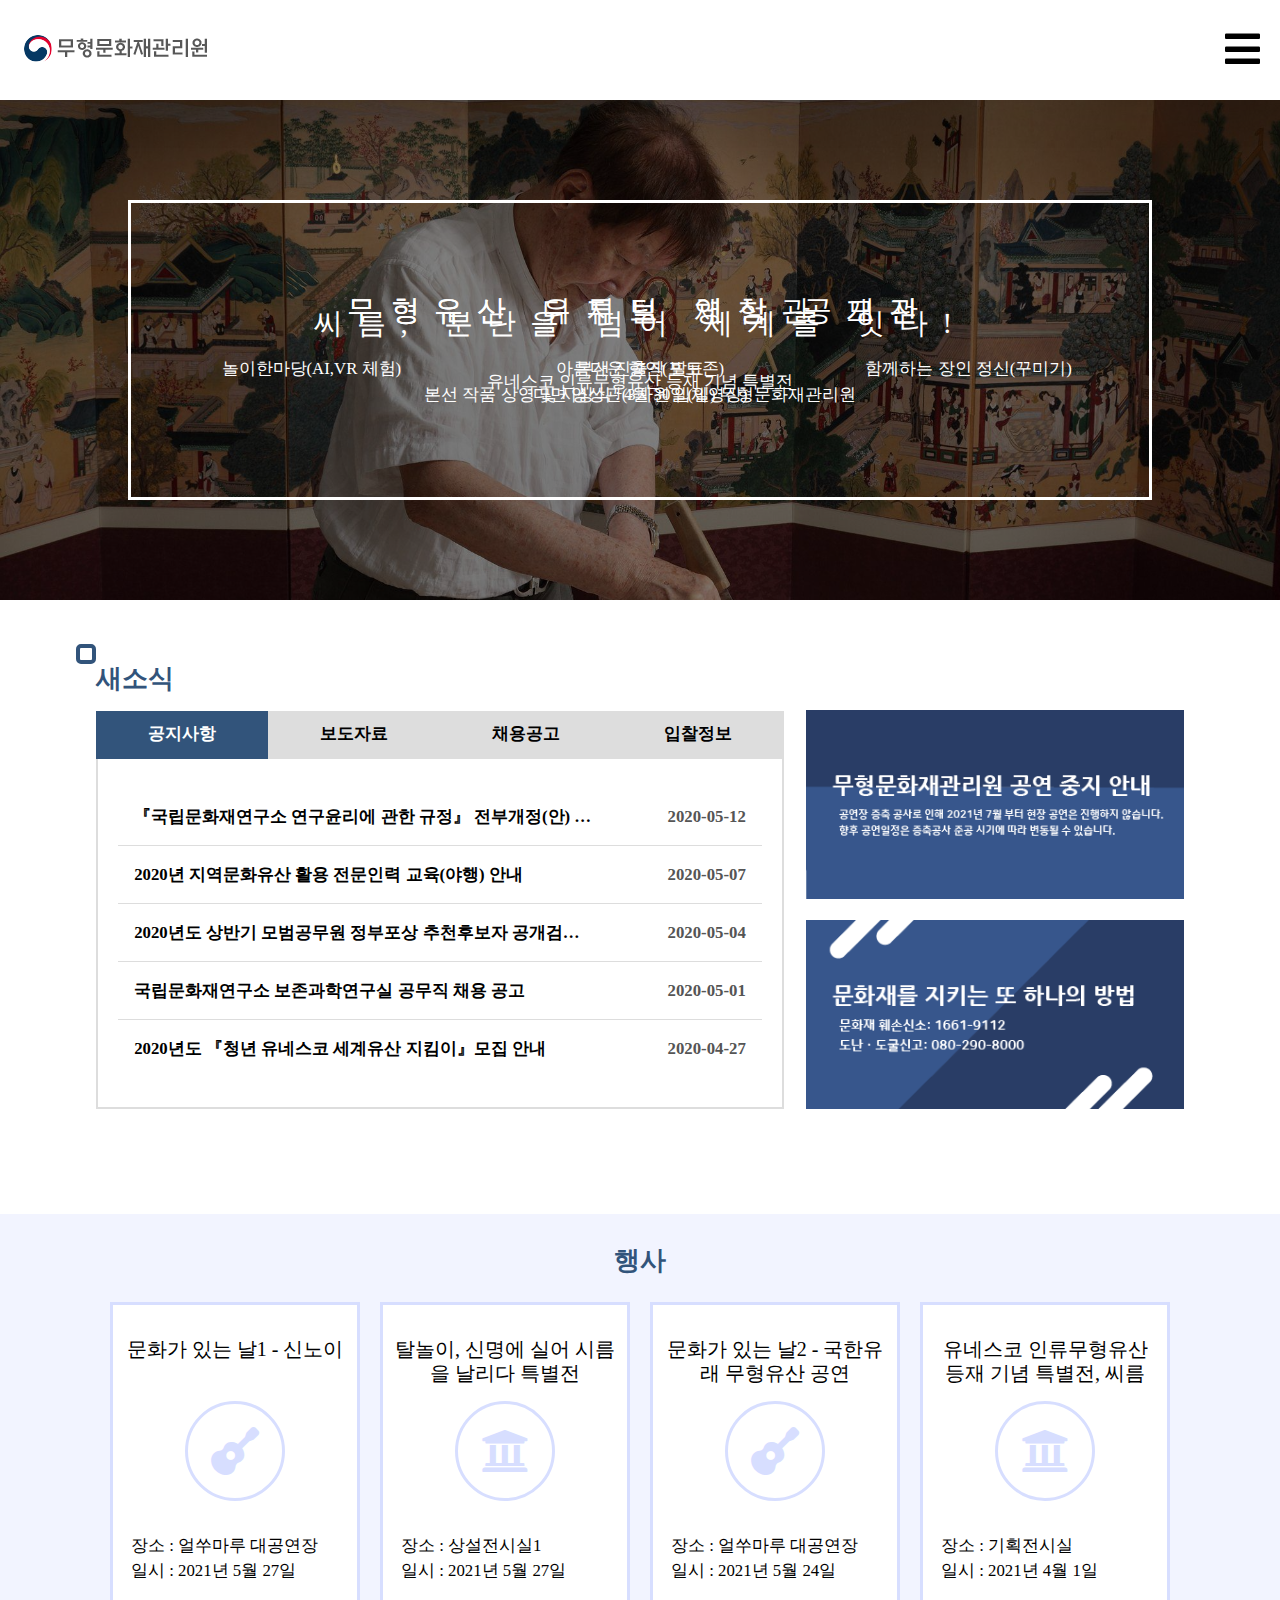
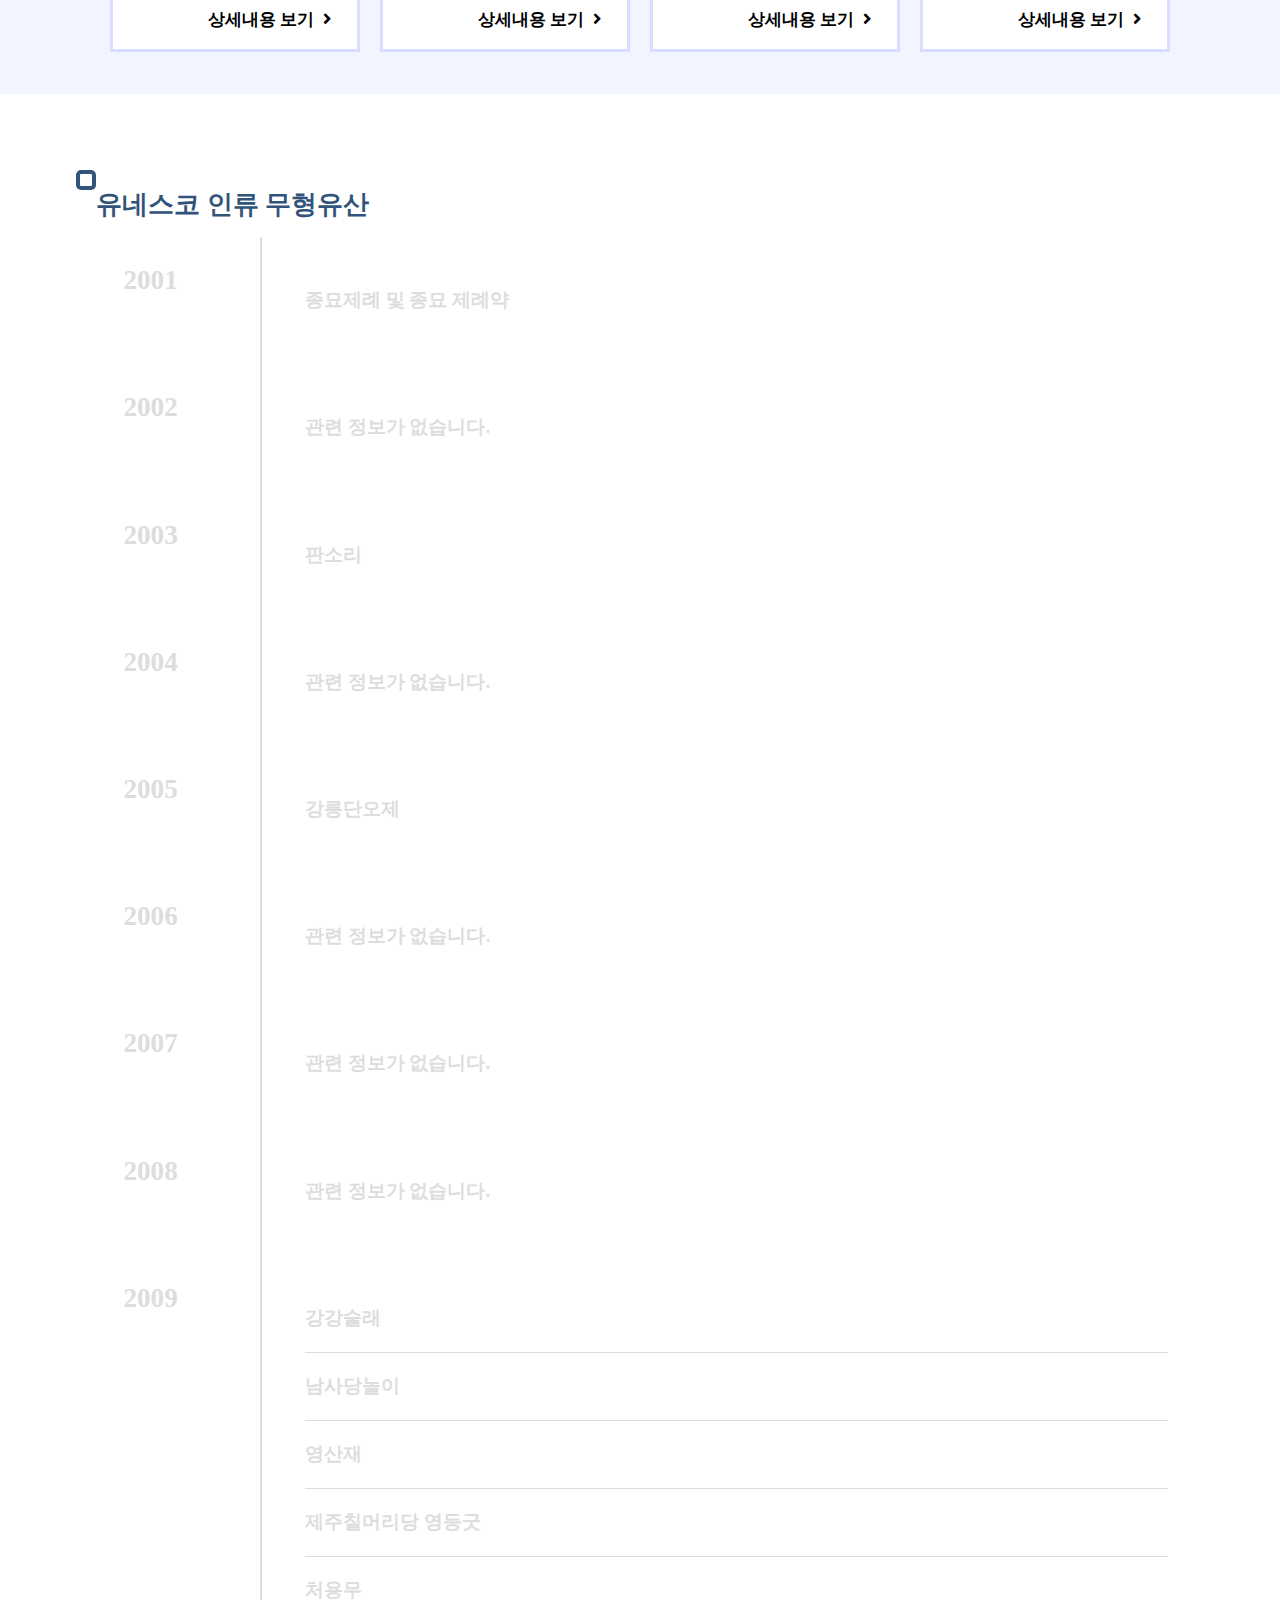
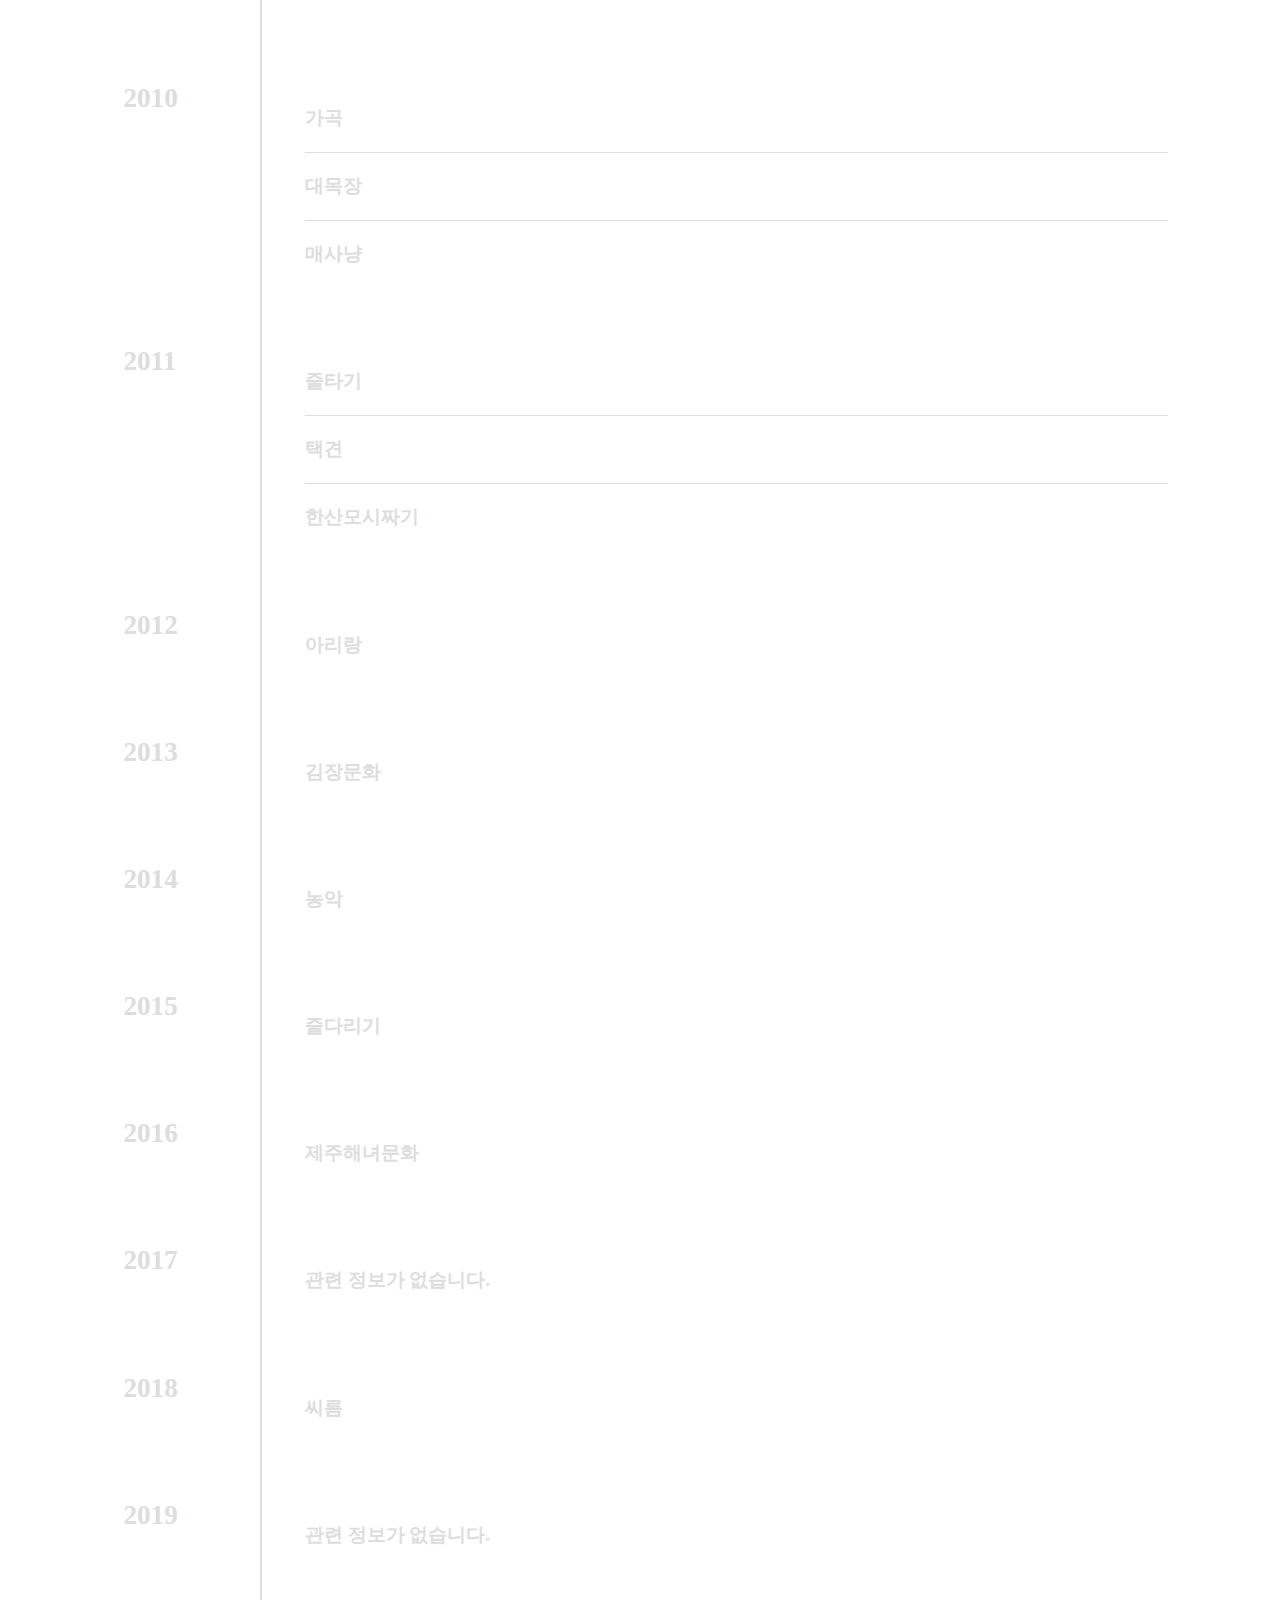
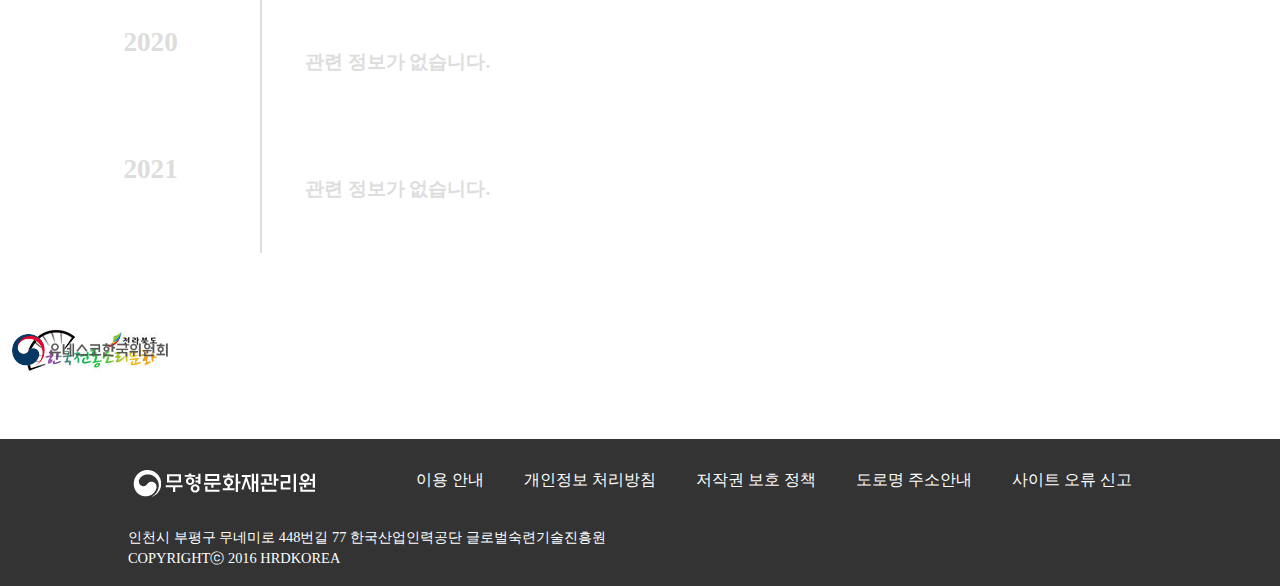
<file: index.html>
<!DOCTYPE html>
<html lang="ko">
<head>
    <meta charset="UTF-8">
    <meta name="viewport" content="width=device-width, initial-scale=1.0">
    <title>무형문화재관리원</title>

    <script src="resource/js/jquery-3.5.1.js"></script>
    <!-- 부트스트랩 -->
    <link rel="stylesheet" href="resource/bootstrap/css/bootstrap.min.css">
    <script src="resource/bootstrap/js/bootstrap.bundle.js"></script>
    <!-- /부트스트랩 -->

    <!-- 폰트어썸 -->
    <link rel="stylesheet" href="resource/fontawesome/css/all.css">
    <!-- /폰트어썸 -->

    <!-- 스타일 -->
    <link rel="stylesheet" href="resource/css/style.css">
    <!-- /스타일 -->

</head>
<body>
    <div id="wrap">
        <!-- 헤더 -->
        <input type="checkbox" name="menu_open" id="menu_open" hidden>
        <header class="d-flex justify-content-between align-items-center">
            <a href="index.html" id="logo"></a>
            <!-- 네비게이션 -->
            <nav>
                <ul class="d-flex m-0 p-0">
                    <li class="nav_dep1">
                        <a href="/index.html">HOME</a>
                    </li>
                    <li class="nav_dep1">
                        <a href="#">무형문화재관리원</a>
                        <ul class="nav_dep2">
                            <li><a href="#">소개</a></li>
                            <li>
                                <a href="#">일반현황</a>
                                <ul class="nav_dep3">
                                    <li><a href="#">설립목적</a></li>
                                    <li><a href="/history.html">연혁</a></li>
                                    <li><a href="#">역할</a></li>
                                </ul>
                            </li>
                            <li><a href="#">주요업무계획</a></li>
                            <li><a href="#">조직 및 구성</a></li>
                            <li><a href="/phone.html">전화번호</a></li>
                        </ul>
                    </li>
                    <li class="nav_dep1">
                        <a href="/culture.html">무형문화재 현황</a>
                        <ul class="nav_dep2">
                            <li><a href="#">전통 공연ㆍ예술</a></li>
                            <li><a href="#">전통기술</a></li>
                            <li><a href="#">전통지식</a></li>
                            <li><a href="#">구전 전통 및 표현</a></li>
                            <li><a href="#">전통 생활관습</a></li>
                            <li><a href="#">의례ㆍ의식</a></li>
                            <li><a href="#">전통 놀이ㆍ무예</a></li>
                            <li><a href="#">전체 현황</a></li>
                        </ul>
                    </li>
                    <li class="nav_dep1">
                        <a href="#">행사 안내</a>
                        <ul class="nav_dep2">
                            <li>
                                <a href="#">공연</a>
                                <ul class="nav_dep3">
                                    <li><a href="/sub2.html">월간 공연 일정</a></li>
                                    <li><a href="#">연간 공연 일정</a></li>
                                </ul>
                            </li>
                            <li>
                                <a href="#">전시</a>
                                <ul class="nav_dep3">
                                    <li><a href="#">관람 안내</a></li>
                                    <li><a href="#">전시실</a></li>
                                    <li><a href="#">디지털 체험관</a></li>
                                    <li><a href="#">기획 전시실</a></li>
                                </ul>
                            </li>
                            <li>
                                <a href="#">교육</a>
                                <ul class="nav_dep3">
                                    <li><a href="#">전문 교육</a></li>
                                    <li><a href="#">사회 교육</a></li>
                                    <li><a href="#">연간 교육일정</a></li>
                                </ul>
                            </li>
                        </ul>
                    </li>
                    <li class="nav_dep1">
                        <a href="#">전승지원</a>
                        <ul class="nav_dep2">
                            <li><a href="#">공방</a></li>
                            <li><a href="#">공예품 갤러리</a></li>
                            <li><a href="#">전수교육관 현황</a></li>
                        </ul>
                    </li>
                    <li class="nav_dep1">
                        <a href="#">공개 데이터</a>
                        <ul class="nav_dep2">
                            <li><a href="#">무형문화재 현황 조회</a></li>
                            <li><a href="#">공연 일정 조회</a></li>
                        </ul>
                    </li>
                </ul>
            </nav>
            <!-- /네비게이션 -->

            <!-- 유틸리티 -->
            <div id="util_area" class="d-flex">
                <ul class="util_menu d-flex align-items-center p-0">
                    <li><a href="#">로그인</a></li>
                    <li><a href="#">회원가입</a></li>
                    <li><a href="#">문의하기</a></li>
                </ul>
                <select id="util_language">
                    <option value="korea">한국어</option>
                    <option value="english">English</option>
                    <option value="china">中文(简体)</option>
                    <option value="japan">日本語</option>
                </select>
            </div>
            <!-- /유틸리티 -->

            <!-- 모바일 -->
            <label for="menu_open" class="main_480" id="menu_open_btn"><i class="fas fa-bars"></i></label>
            <!-- /모바일 -->
        </header>
        <!-- /헤더 -->

        <!-- 비쥬얼영역 -->
        <div id="visual" class="main_page">
            <div class="visual_slide"><img src="resource/image/visual1.jpg" alt="visual_img"></div>
            <div class="visual_slide"><img src="resource/image/visual2.jpg" alt="visual_img"></div>
            <div class="visual_slide"><img src="resource/image/visual3.jpg" alt="visual_img"></div>

            <div class="visual_bc"></div>

            <div class="visual_text">
                <div class="visual_text_box">
                    <h5 class="visual_title">무형유산 디지털 체험관 개관 </h5>
                    <div>
                        <p>놀이한마당(AI,VR 체험)</p>
                        <p>아름다운 향연(포토존)</p>
                        <p>함께하는 장인 정신(꾸미기)</p>
                        <p>다면 영상관(3차원 입체영상)</p>
                    </div>
                </div>
            </div>
            <div class="visual_text">
                <div class="visual_text_box">
                    <h5 class="visual_title">씨름, 분단을 넘어 세계를 잇다!</h5>
                    <p>유네스코 인류무형유산 등재 기념 특별전</p>
                </div>
            </div>
            <div class="visual_text">
                <div class="visual_text_box">
                    <h5 class="visual_title">무형유산 유튜브 영상 공모전</h5>
                    <p>본선 진출작 발표</p>
                    <p>본선 작품 상영 및 시상식 : 4월 30일(일) 무형문화재관리원</p>
                </div>
            </div>
        </div>
        <!-- /비쥬얼영역 -->

        <!-- 콘텐츠 -->
        <div class="content">
            <!-- 새소식 & 팝업 -->
            <div class="container d-flex flex-wrap justify-content-center">
                <!-- 새소식 -->
                <div class="content_wrap" id="main_notice_wrap">
                    <div class="content_title_box">
                        <h5>새소식</h5>
                    </div>
                    <div class="content_box" id="main_notice_area">
                        <input hidden type="radio" checked name="main_notice" value="notice_main" id="notice_main">
                        <input hidden type="radio" name="main_notice" value="notice_board" id="notice_board">
                        <input hidden type="radio" name="main_notice" value="notice_entry" id="notice_entry">
                        <input hidden type="radio" name="main_notice" value="notice_info" id="notice_info">

                        <div id="main_notice_nav">
                            <label for="notice_main">공지사항</label>
                            <label for="notice_board">보도자료</label>
                            <label for="notice_entry">채용공고</label>
                            <label for="notice_info">입찰정보</label>
                        </div>
                        <div id="main_notice_content">
                            <div data-type="main">
                                <div class="main_notice_item">
                                    <p class="main_notice_title">『국립문화재연구소 연구윤리에 관한 규정』 전부개정(안) 행정예고</p>
                                    <span class="main_notice_date">2020-05-12</span>
                                </div>
                                <div class="main_notice_item">
                                    <p class="main_notice_title">2020년 지역문화유산 활용 전문인력 교육(야행) 안내</p>
                                    <span class="main_notice_date">2020-05-07</span>
                                </div>
                                <div class="main_notice_item">
                                    <p class="main_notice_title">2020년도 상반기 모범공무원 정부포상 추천후보자 공개검증 안내</p>
                                    <span class="main_notice_date">2020-05-04</span>
                                </div>
                                <div class="main_notice_item">
                                    <p class="main_notice_title">국립문화재연구소 보존과학연구실 공무직 채용 공고</p>
                                    <span class="main_notice_date">2020-05-01</span>
                                </div>
                                <div class="main_notice_item">
                                    <p class="main_notice_title">2020년도 『청년 유네스코 세계유산 지킴이』모집 안내</p>
                                    <span class="main_notice_date">2020-04-27</span>
                                </div>
                            </div>

                            <div data-type="board">
                                <div class="main_notice_item">
                                    <p class="main_notice_title">국립무형유산원, 제2 상설전시실 재개관과 무형유산 디지털 체험관 개관</p>
                                    <span class="main_notice_date">2020-05-06</span>
                                </div>
                                <div class="main_notice_item">
                                    <p class="main_notice_title">문화재청 소관 실내관람시설 6일(수)부터 재개관</p>
                                    <span class="main_notice_date">2020-05-01</span>
                                </div>
                                <div class="main_notice_item">
                                    <p class="main_notice_title">‘씨름’특집 다큐멘터리, 제53회 휴스턴 국제영화제 금상 수상</p>
                                    <span class="main_notice_date">2020-04-28</span>
                                </div>
                                <div class="main_notice_item">
                                    <p class="main_notice_title">국립고궁박물관·궁능 실내 관람시설 등 휴관 추가 연장</p>
                                    <span class="main_notice_date">2020-04-23</span>
                                </div>
                                <div class="main_notice_item">
                                    <p class="main_notice_title">문화재청, 궁중문화축전ㆍ종묘대제 하반기 개최</p>
                                    <span class="main_notice_date">2020-04-13</span>
                                </div>
                            </div>

                            <div data-type="entry">
                                <div class="noData">진행중인 채용정보가 없습니다.</div>
                            </div>

                            <div data-type="info">
                                <div class="main_notice_item">
                                    <p class="main_notice_title"><span class="main_notice_cate">[용역]</span> 전통무용 분야 종목의 국가무형문화재 지정을 위한 기초조사 연구용역</p>
                                    <span class="main_notice_date">2020-05-01</span>
                                </div>
                                <div class="main_notice_item">
                                    <p class="main_notice_title"><span class="main_notice_cate">[물품구매]</span> 무형문화재관리원 전산실 스토리지 용량 증설 관련 물품구매</p>
                                    <span class="main_notice_date">2020-04-30</span>
                                </div>
                                <div class="main_notice_item">
                                    <p class="main_notice_title"><span class="main_notice_cate">[공사]</span> 무형문화재관리원 주차장 증측 공사</p>
                                    <span class="main_notice_date">2020-04-21</span>
                                </div>
                                <div class="main_notice_item">
                                    <p class="main_notice_title"><span class="main_notice_cate">[용역]</span> 2020년 전수교육관 활성화 사업 모니터링 용역</p>
                                    <span class="main_notice_date">2020-04-20</span>
                                </div>
                                <div class="main_notice_item">
                                    <p class="main_notice_title"><span class="main_notice_cate">[용역]</span> 세계유산 영향평가 도입방안 연구</p>
                                    <span class="main_notice_date">2020-04-20</span>
                                </div>
                            </div>

                        </div>
                    </div>
                </div>
                <!-- /새소식 -->

                <!-- 팝업 -->
                <div class="content_wrap" id="main_popup">
                    <div class="content_box">
                        <img src="resource/image/popup1.png" alt="popup_img" title="popup_img" class="main_popup_img">
                        <img src="resource/image/popup2.png" alt="popup_img" title="popup_img" class="main_popup_img">
                    </div>
                </div>
                <!-- /팝업 -->
            </div>

            <!-- 행사 -->
            <div class="main_event_wrap">
                <div class="content_wrap" id="main_event">
                    <div class="content_title_box">
                        <h5>행사</h5>
                    </div>
                    <div class="content_box container">
                        <div class="main_event_item">
                            <h5 class="main_title">문화가 있는 날1 - 신노이</h5>
                            <div class="main_event_body">
                                <div class="main_event_img"><i class="fas fa-guitar"></i></div>
                                <p>장소 : 얼쑤마루 대공연장<br>일시 : 2021년 5월 27일</p>
                                <button class="main_event_btn">상세내용 보기 <i class="fa fa-angle-right ml-1"></i></button>
                            </div>
                        </div>
                        <div class="main_event_item">
                            <h5 class="main_title">탈놀이, 신명에 실어 시름을 날리다 특별전</h5>
                            <div class="main_event_body">
                                <div class="main_event_img">
                                    <i class="fas fa-university"></i>
                                </div>
                                <p>장소 : 상설전시실1<br>일시 : 2021년 5월 27일</p>
                                <button class="main_event_btn">상세내용 보기 <i class="fa fa-angle-right ml-1"></i></button>
                            </div>
                        </div>
                        <div class="main_event_item">
                            <h5 class="main_title">문화가 있는 날2 - 국한유래 무형유산 공연</h5>
                            <div class="main_event_body">
                                <div class="main_event_img">
                                    <i class="fas fa-guitar"></i>
                                </div>
                                <p>장소 : 얼쑤마루 대공연장<br>일시 : 2021년 5월 24일</p>
                                <button class="main_event_btn">상세내용 보기 <i class="fa fa-angle-right ml-1"></i></button>
                            </div>
                        </div>
                        <div class="main_event_item">
                            <h5 class="main_title">유네스코 인류무형유산 등재 기념 특별전, 씨름</h5>
                            <div class="main_event_body">
                                <div class="main_event_img">
                                    <i class="fas fa-university"></i>
                                </div>
                                <p>장소 : 기획전시실<br>일시 :  2021년 4월 1일</p>
                                <button class="main_event_btn">상세내용 보기 <i class="fa fa-angle-right ml-1"></i></button>
                            </div>
                        </div>
                    </div>
                </div>
            </div>
            <!-- /행사 -->

            <!-- 유네스코 인류 무형유산 -->
            <div class="container">
                <div class="content_wrap">
                    <div class="content_title_box">
                        <h5>유네스코 인류 무형유산</h5>
                    </div>
                    <div class="content_box" id="main_unesco">
                        <div class="unesco_item">
                            <h5 class="unesco_item_title">2001</h5>
                            <div class="unesco_item_list">
                                <p class="unesco">종묘제례 및 종묘 제례약</p>
                            </div>
                        </div>
                        <div class="unesco_item">
                            <h5 class="unesco_item_title">2002</h5>
                            <div class="unesco_item_list">
                                <div class="unesco">관련 정보가 없습니다.</div>
                            </div>
                        </div>
                        <div class="unesco_item">
                            <h5 class="unesco_item_title">2003</h5>
                            <div class="unesco_item_list">
                                <p class="unesco">판소리</p>
                            </div>
                        </div>
                        <div class="unesco_item">
                            <h5 class="unesco_item_title">2004</h5>
                            <div class="unesco_item_list">
                                <div class="unesco">관련 정보가 없습니다.</div>
                            </div>
                        </div>
                        <div class="unesco_item">
                            <h5 class="unesco_item_title">2005</h5>
                            <div class="unesco_item_list">
                                <p class="unesco">강릉단오제</p>
                            </div>
                        </div>
                        <div class="unesco_item">
                            <h5 class="unesco_item_title">2006</h5>
                            <div class="unesco_item_list">
                                <div class="unesco">관련 정보가 없습니다.</div>
                            </div>
                        </div>
                        <div class="unesco_item">
                            <h5 class="unesco_item_title">2007</h5>
                            <div class="unesco_item_list">
                                <div class="unesco">관련 정보가 없습니다.</div>
                            </div>
                        </div>
                        <div class="unesco_item">
                            <h5 class="unesco_item_title">2008</h5>
                            <div class="unesco_item_list">
                                <div class="unesco">관련 정보가 없습니다.</div>
                            </div>
                        </div>
                        <div class="unesco_item">
                            <h5 class="unesco_item_title">2009</h5>
                            <div class="unesco_item_list">
                                <p class="unesco">강강술래</p>
                                <p class="unesco">남사당놀이</p>
                                <p class="unesco">영산재</p>
                                <p class="unesco">제주칠머리당 영등굿</p>
                                <p class="unesco">처용무</p>
                            </div>
                        </div>
                        <div class="unesco_item">
                            <h5 class="unesco_item_title">2010</h5>
                            <div class="unesco_item_list">
                                <p class="unesco">가곡</p>
                                <p class="unesco">대목장</p>
                                <p class="unesco">매사냥</p>
                            </div>
                        </div>
                        <div class="unesco_item">
                            <h5 class="unesco_item_title">2011</h5>
                            <div class="unesco_item_list">
                                <p class="unesco">줄타기</p>
                                <p class="unesco">택견</p>
                                <p class="unesco">한산모시짜기</p>
                            </div>
                        </div>
                        <div class="unesco_item">
                            <h5 class="unesco_item_title">2012</h5>
                            <div class="unesco_item_list">
                                <p class="unesco">아리랑</p>
                            </div>
                        </div>
                        <div class="unesco_item">
                            <h5 class="unesco_item_title">2013</h5>
                            <div class="unesco_item_list">
                                <p class="unesco">김장문화</p>
                            </div>
                        </div>
                        <div class="unesco_item">
                            <h5 class="unesco_item_title">2014</h5>
                            <div class="unesco_item_list">
                                <p class="unesco">농악</p>
                            </div>
                        </div>
                        <div class="unesco_item">
                            <h5 class="unesco_item_title">2015</h5>
                            <div class="unesco_item_list">
                                <p class="unesco">줄다리기</p>
                            </div>
                        </div>
                        <div class="unesco_item">
                            <h5 class="unesco_item_title">2016</h5>
                            <div class="unesco_item_list">
                                <p class="unesco">제주해녀문화</p>
                            </div>
                        </div>
                        <div class="unesco_item">
                            <h5 class="unesco_item_title">2017</h5>
                            <div class="unesco_item_list">
                                <div class="unesco">관련 정보가 없습니다.</div>
                            </div>
                        </div>
                        <div class="unesco_item">
                            <h5 class="unesco_item_title">2018</h5>
                            <div class="unesco_item_list">
                                <p class="unesco">씨름</p>
                            </div>
                        </div>
                        <div class="unesco_item">
                            <h5 class="unesco_item_title">2019</h5>
                            <div class="unesco_item_list">
                                <div class="unesco">관련 정보가 없습니다.</div>
                            </div>
                        </div>
                        <div class="unesco_item">
                            <h5 class="unesco_item_title">2020</h5>
                            <div class="unesco_item_list">
                                <div class="unesco">관련 정보가 없습니다.</div>
                            </div>
                        </div>
                        <div class="unesco_item">
                            <h5 class="unesco_item_title">2021</h5>
                            <div class="unesco_item_list">
                                <div class="unesco">관련 정보가 없습니다.</div>
                            </div>
                        </div>
                    </div>
                </div>
            </div>
            <!-- /유네스코 인류 무형유산 -->

            <!-- 배너 -->
            <div id="main_banner">
                <div class="content_box">
                    <a href="https://www.cha.go.kr/" class="banner_img" target="_blank"></a>
                    <a href="https://www.nihc.go.kr/" class="banner_img" target="_blank"></a>
                    <a href=" http://www.chf.or.kr/" class="banner_img" target="_blank"></a>
                    <a href="http://www.gugak.go.kr/" class="banner_img" target="_blank"></a>
                    <a href="https://www.ntok.go.kr/" class="banner_img" target="_blank"></a>
                    <a href="https://www.arko.or.kr/" class="banner_img" target="_blank"></a>
                    <a href="http://www.nfm.go.kr/" class="banner_img" target="_blank"></a>
                    <a href="https://www.ichcap.org/" class="banner_img" target="_blank"></a>
                    <a href="http://www.koreamusic.org/" class="banner_img" target="_blank"></a>
                    <a href="https://www.unesco.or.kr/" class="banner_img" target="_blank"></a>
                </div>
            </div>
            <!-- /배너 -->
        </div>
        <!-- /콘텐츠 -->

        <!-- 푸터 -->
        <footer>
            <a href="#" id="footer_logo"></a>
            <ul class="footer_menu">
                <li><a href="#">이용 안내</a></li>
                <li><a href="#">개인정보 처리방침</a></li>
                <li><a href="#">저작권 보호 정책</a></li>
                <li><a href="#">도로명 주소안내</a></li>
                <li><a href="#">사이트 오류 신고</a></li>
            </ul>
            <p id="copyright">인천시 부평구 무네미로 448번길 77 한국산업인력공단 글로벌숙련기술진흥원<br>COPYRIGHTⓒ 2016 HRDKOREA</p>
        </footer>
        <!-- /푸터 -->
    </div>
</body>
</html>
</file>
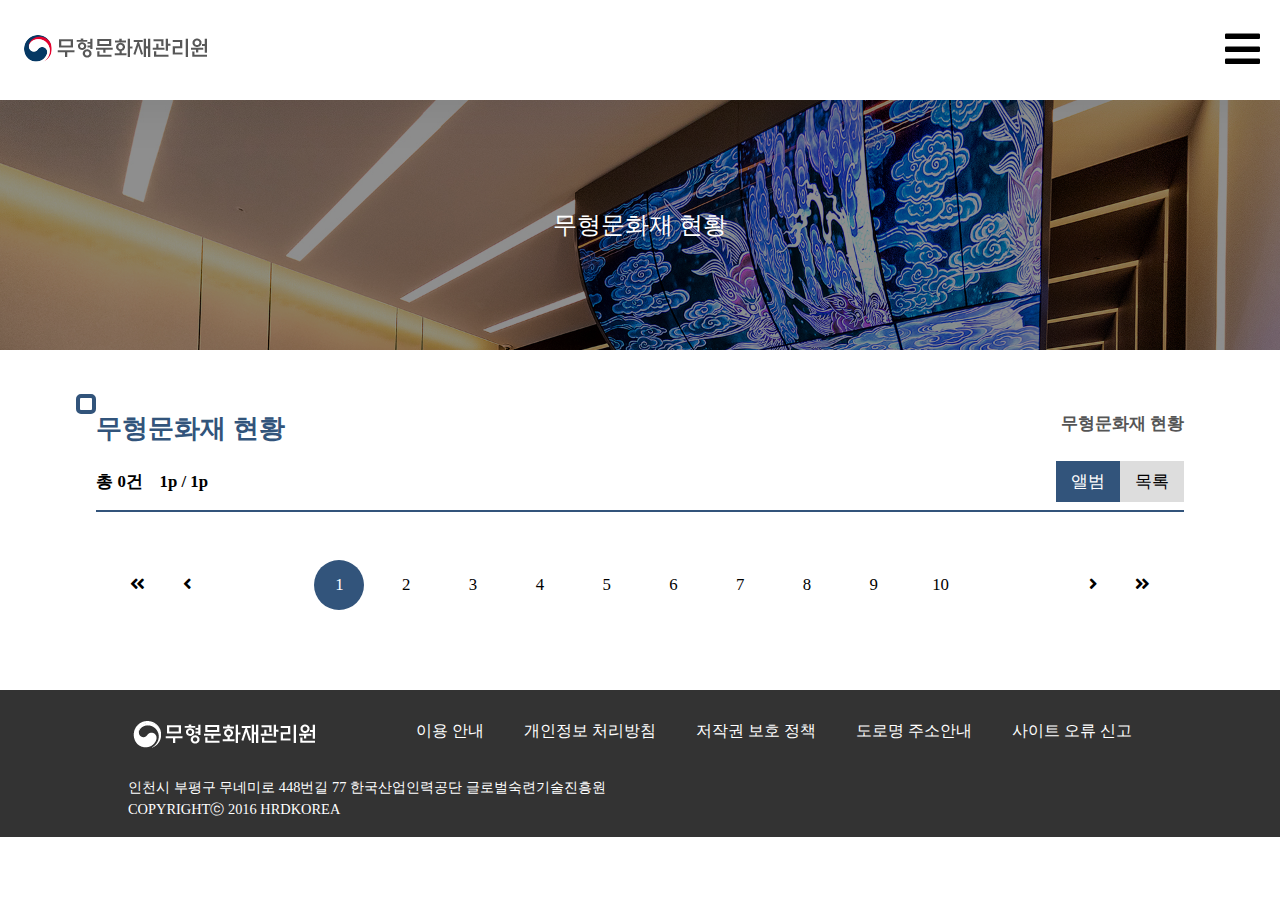
<file: culture.html>
<!DOCTYPE html>
<html lang="ko">
<head>
    <meta charset="UTF-8">
    <meta name="viewport" content="width=device-width, initial-scale=1.0">
    <title>무형문화재관리원</title>

    <script src="resource/js/jquery-3.5.1.js"></script>
    <!-- 부트스트랩 -->
    <link rel="stylesheet" href="resource/bootstrap/css/bootstrap.min.css">
    <script src="resource/bootstrap/js/bootstrap.bundle.js"></script>
    <!-- /부트스트랩 -->

    <!-- 폰트어썸 -->
    <link rel="stylesheet" href="resource/fontawesome/css/all.css">
    <!-- /폰트어썸 -->

    <!-- 스타일 -->
    <link rel="stylesheet" href="resource/css/style.css">
    <!-- /스타일 -->

</head>
<body>
    <div id="wrap">
        <!-- 헤더 -->
        <input type="checkbox" name="menu_open" id="menu_open" hidden>
        <header class="d-flex justify-content-between align-items-center">
            <a href="index.html" id="logo"></a>
            <!-- 네비게이션 -->
            <nav>
                <ul class="d-flex m-0 p-0">
                    <li class="nav_dep1">
                        <a href="/index.html">HOME</a>
                    </li>
                    <li class="nav_dep1">
                        <a href="#">무형문화재관리원</a>
                        <ul class="nav_dep2">
                            <li><a href="#">소개</a></li>
                            <li>
                                <a href="#">일반현황</a>
                                <ul class="nav_dep3">
                                    <li><a href="#">설립목적</a></li>
                                    <li><a href="/history.html">연혁</a></li>
                                    <li><a href="#">역할</a></li>
                                </ul>
                            </li>
                            <li><a href="#">주요업무계획</a></li>
                            <li><a href="#">조직 및 구성</a></li>
                            <li><a href="/phone.html">전화번호</a></li>
                        </ul>
                    </li>
                    <li class="nav_dep1">
                        <a href="/culture.html">무형문화재 현황</a>
                        <ul class="nav_dep2">
                            <li><a href="#">전통 공연ㆍ예술</a></li>
                            <li><a href="#">전통기술</a></li>
                            <li><a href="#">전통지식</a></li>
                            <li><a href="#">구전 전통 및 표현</a></li>
                            <li><a href="#">전통 생활관습</a></li>
                            <li><a href="#">의례ㆍ의식</a></li>
                            <li><a href="#">전통 놀이ㆍ무예</a></li>
                            <li><a href="#">전체 현황</a></li>
                        </ul>
                    </li>
                    <li class="nav_dep1">
                        <a href="#">행사 안내</a>
                        <ul class="nav_dep2">
                            <li>
                                <a href="#">공연</a>
                                <ul class="nav_dep3">
                                    <li><a href="/sub2.html">월간 공연 일정</a></li>
                                    <li><a href="#">연간 공연 일정</a></li>
                                </ul>
                            </li>
                            <li>
                                <a href="#">전시</a>
                                <ul class="nav_dep3">
                                    <li><a href="#">관람 안내</a></li>
                                    <li><a href="#">전시실</a></li>
                                    <li><a href="#">디지털 체험관</a></li>
                                    <li><a href="#">기획 전시실</a></li>
                                </ul>
                            </li>
                            <li>
                                <a href="#">교육</a>
                                <ul class="nav_dep3">
                                    <li><a href="#">전문 교육</a></li>
                                    <li><a href="#">사회 교육</a></li>
                                    <li><a href="#">연간 교육일정</a></li>
                                </ul>
                            </li>
                        </ul>
                    </li>
                    <li class="nav_dep1">
                        <a href="#">전승지원</a>
                        <ul class="nav_dep2">
                            <li><a href="#">공방</a></li>
                            <li><a href="#">공예품 갤러리</a></li>
                            <li><a href="#">전수교육관 현황</a></li>
                        </ul>
                    </li>
                    <li class="nav_dep1">
                        <a href="#">공개 데이터</a>
                        <ul class="nav_dep2">
                            <li><a href="#">무형문화재 현황 조회</a></li>
                            <li><a href="#">공연 일정 조회</a></li>
                        </ul>
                    </li>
                </ul>
            </nav>
            <!-- /네비게이션 -->

            <!-- 유틸리티 -->
            <div id="util_area" class="d-flex">
                <ul class="util_menu d-flex align-items-center p-0">
                    <li><a href="#">로그인</a></li>
                    <li><a href="#">회원가입</a></li>
                    <li><a href="#">문의하기</a></li>
                </ul>
                <select id="util_language">
                    <option value="korea">한국어</option>
                    <option value="english">English</option>
                    <option value="china">中文(简体)</option>
                    <option value="japan">日本語</option>
                </select>
            </div>
            <!-- /유틸리티 -->

            <!-- 모바일 -->
            <label for="menu_open" class="main_480" id="menu_open_btn"><i class="fas fa-bars"></i></label>
            <!-- /모바일 -->
        </header>
        <!-- /헤더 -->

        <!-- 비쥬얼영역 -->
        <div id="visual">
            <div class="visual_slide"><img src="resource/image/visual1.jpg" alt="visual_img" title="visual_img"></div>
            <div id="visual_text">무형문화재 현황</div>
        </div>
        <!-- /비쥬얼영역 -->

        <!-- 콘텐츠 -->
        <div class="content">
            <!-- 무형문화재 현황 -->
            <div class="container">
                <div class="content_wrap" id='culture_status'>
                    <div class="content_title_box">
                        <h5>무형문화재 현황 <span>무형문화재 현황</span></h5>
                    </div>
                    <div class="content_box">
                        
                        <div id="culture_header">
                            <div id="culture_page_info">
                                <p id="culture_all_page">총 <span>0</span>건</p>
                                <p id="culture_page"><span class="now">1</span>p / <span class="all">1</span>p</p>
                            </div>
                            <div id="culture_list_type">
                                <button class="culture_list_btn select" id="album_btn">앨범</button>
                                <button class="culture_list_btn" id="list_btn">목록</button>
                            </div>
                        </div>

                        <div id="culture_body">
                        </div>

                        <div id="culture_footer">
                            <div id="culture_buttons">
                                <button class="culture_btn select">1</button>
                                <button class="culture_btn">2</button>
                                <button class="culture_btn">3</button>
                                <button class="culture_btn">4</button>
                                <button class="culture_btn">5</button>
                                <button class="culture_btn">6</button>
                                <button class="culture_btn">7</button>
                                <button class="culture_btn">8</button>
                                <button class="culture_btn">9</button>
                                <button class="culture_btn">10</button>
                            </div>
                            <div id="culture_pagination_buttons">
                                <div id="culture_page_prev">
                                    <button class="culture_btn" id="culture_prev_block_btn"><i class="fas fa-angle-double-left"></i></button>
                                    <button class="culture_btn" id="culture_prev_btn"><i class="fas fa-angle-left"></i></button>
                                </div>
                                <div id="culture_page_next">
                                    <button class="culture_btn" id="culture_next_btn"><i class="fas fa-angle-right"></i></button>
                                    <button class="culture_btn" id="culture_next_block_btn"><i class="fas fa-angle-double-right"></i></button>
                                </div>
                            </div>
                        </div>

                        <script src="resource/js/culture.js"></script>

                    </div>
                </div>
            </div>
            <!-- /무형문화재 현황 -->
        </div>
        <!-- /콘텐츠 -->

        <!-- 푸터 -->
        <footer>
            <a href="/index.html" id="footer_logo"></a>
            <ul class="footer_menu">
                <li><a href="#">이용 안내</a></li>
                <li><a href="#">개인정보 처리방침</a></li>
                <li><a href="#">저작권 보호 정책</a></li>
                <li><a href="#">도로명 주소안내</a></li>
                <li><a href="#">사이트 오류 신고</a></li>
            </ul>
            <p id="copyright">인천시 부평구 무네미로 448번길 77 한국산업인력공단 글로벌숙련기술진흥원<br>COPYRIGHTⓒ 2016 HRDKOREA</p>
        </footer>
        <!-- /푸터 -->
    </div>
</body>
</html>
</file>
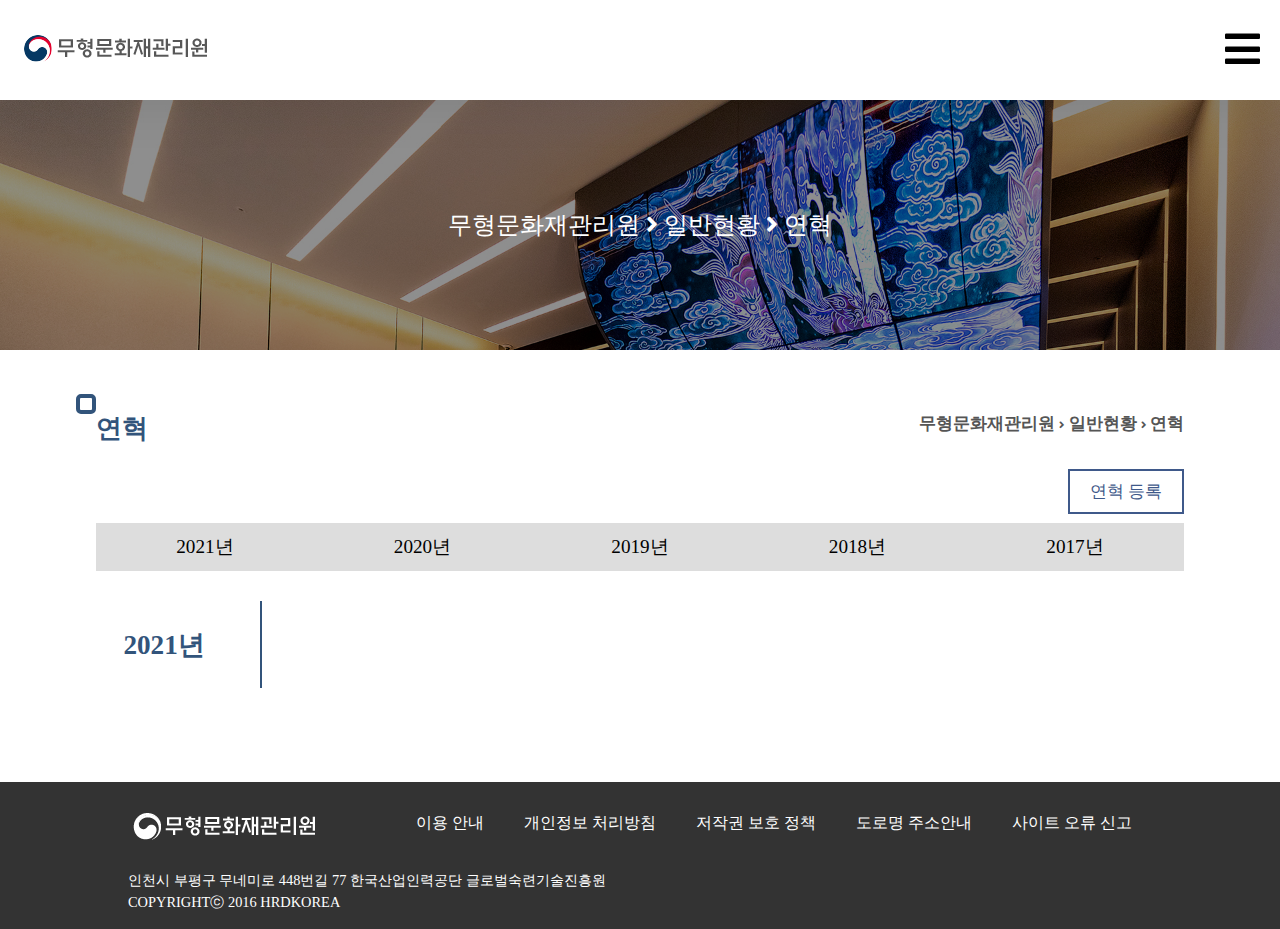
<file: history.html>
<!DOCTYPE html>
<html lang="ko">
<head>
    <meta charset="UTF-8">
    <meta name="viewport" content="width=device-width, initial-scale=1.0">
    <title>무형문화재관리원</title>

    <script src="resource/js/jquery-3.5.1.js"></script>
    <!-- 부트스트랩 -->
    <link rel="stylesheet" href="resource/bootstrap/css/bootstrap.min.css">
    <script src="resource/bootstrap/js/bootstrap.bundle.js"></script>
    <!-- /부트스트랩 -->

    <!-- 폰트어썸 -->
    <link rel="stylesheet" href="resource/fontawesome/css/all.css">
    <!-- /폰트어썸 -->

    <!-- 스타일 -->
    <link rel="stylesheet" href="resource/css/style.css">
    <!-- /스타일 -->

</head>
<body>
    <div id="wrap">
        <!-- 헤더 -->
        <input type="checkbox" name="menu_open" id="menu_open" hidden>
        <header class="d-flex justify-content-between align-items-center">
            <a href="index.html" id="logo"></a>
            <!-- 네비게이션 -->
            <nav>
                <ul class="d-flex m-0 p-0">
                    <li class="nav_dep1">
                        <a href="/index.html">HOME</a>
                    </li>
                    <li class="nav_dep1">
                        <a href="#">무형문화재관리원</a>
                        <ul class="nav_dep2">
                            <li><a href="#">소개</a></li>
                            <li>
                                <a href="#">일반현황</a>
                                <ul class="nav_dep3">
                                    <li><a href="#">설립목적</a></li>
                                    <li><a href="/history.html">연혁</a></li>
                                    <li><a href="#">역할</a></li>
                                </ul>
                            </li>
                            <li><a href="#">주요업무계획</a></li>
                            <li><a href="#">조직 및 구성</a></li>
                            <li><a href="/phone.html">전화번호</a></li>
                        </ul>
                    </li>
                    <li class="nav_dep1">
                        <a href="/culture.html">무형문화재 현황</a>
                        <ul class="nav_dep2">
                            <li><a href="#">전통 공연ㆍ예술</a></li>
                            <li><a href="#">전통기술</a></li>
                            <li><a href="#">전통지식</a></li>
                            <li><a href="#">구전 전통 및 표현</a></li>
                            <li><a href="#">전통 생활관습</a></li>
                            <li><a href="#">의례ㆍ의식</a></li>
                            <li><a href="#">전통 놀이ㆍ무예</a></li>
                            <li><a href="#">전체 현황</a></li>
                        </ul>
                    </li>
                    <li class="nav_dep1">
                        <a href="#">행사 안내</a>
                        <ul class="nav_dep2">
                            <li>
                                <a href="#">공연</a>
                                <ul class="nav_dep3">
                                    <li><a href="/sub2.html">월간 공연 일정</a></li>
                                    <li><a href="#">연간 공연 일정</a></li>
                                </ul>
                            </li>
                            <li>
                                <a href="#">전시</a>
                                <ul class="nav_dep3">
                                    <li><a href="#">관람 안내</a></li>
                                    <li><a href="#">전시실</a></li>
                                    <li><a href="#">디지털 체험관</a></li>
                                    <li><a href="#">기획 전시실</a></li>
                                </ul>
                            </li>
                            <li>
                                <a href="#">교육</a>
                                <ul class="nav_dep3">
                                    <li><a href="#">전문 교육</a></li>
                                    <li><a href="#">사회 교육</a></li>
                                    <li><a href="#">연간 교육일정</a></li>
                                </ul>
                            </li>
                        </ul>
                    </li>
                    <li class="nav_dep1">
                        <a href="#">전승지원</a>
                        <ul class="nav_dep2">
                            <li><a href="#">공방</a></li>
                            <li><a href="#">공예품 갤러리</a></li>
                            <li><a href="#">전수교육관 현황</a></li>
                        </ul>
                    </li>
                    <li class="nav_dep1">
                        <a href="#">공개 데이터</a>
                        <ul class="nav_dep2">
                            <li><a href="#">무형문화재 현황 조회</a></li>
                            <li><a href="#">공연 일정 조회</a></li>
                        </ul>
                    </li>
                </ul>
            </nav>
            <!-- /네비게이션 -->

            <!-- 유틸리티 -->
            <div id="util_area" class="d-flex">
                <ul class="util_menu d-flex align-items-center p-0">
                    <li><a href="#">로그인</a></li>
                    <li><a href="#">회원가입</a></li>
                    <li><a href="#">문의하기</a></li>
                </ul>
                <select id="util_language">
                    <option value="korea">한국어</option>
                    <option value="english">English</option>
                    <option value="china">中文(简体)</option>
                    <option value="japan">日本語</option>
                </select>
            </div>
            <!-- /유틸리티 -->

            <!-- 모바일 -->
            <label for="menu_open" class="main_480" id="menu_open_btn"><i class="fas fa-bars"></i></label>
            <!-- /모바일 -->
        </header>
        <!-- /헤더 -->

        <!-- 비쥬얼영역 -->
        <div id="visual">
            <div class="visual_slide"><img src="resource/image/visual1.jpg" alt="visual_img" title="visual_img"></div>
            <div id="visual_text">무형문화재관리원 <i class="fa fa-angle-right"></i> 일반현황 <i class="fa fa-angle-right"></i> 연혁</div>
        </div>
        <!-- /비쥬얼영역 -->

        <!-- 콘텐츠 -->
        <div class="content" id="history">
            <!-- 연혁 -->
            <div class="container">
                <div class="content_wrap" id='content_history'>
                    <div class="content_title_box">
                        <h5>연혁 <span>무형문화재관리원 <i class="fa fa-angle-right"></i> 일반현황 <i class="fa fa-angle-right"></i> 연혁</span></h5>
                    </div>

                    <div class="content_box">
                        <div id="history_header">
                            <button id="history_add_btn" data-target="#history_add_popup" data-toggle="modal">연혁 등록</button>
                            <div id="history_nav">
                                <div class="history_nav_item" data-since="2021">2021년</div>
                                <div class="history_nav_item" data-since="2020">2020년</div>
                                <div class="history_nav_item" data-since="2019">2019년</div>
                                <div class="history_nav_item" data-since="2018">2018년</div>
                                <div class="history_nav_item" data-since="2017">2017년</div>
                            </div>
                        </div>

                        <div id="history_area">
                            <h5 id="history_title">2021년</h5>
                            <div id="history_list"></div>
                        </div>
                    </div>

                </div>
            </div>

            <div class="modal fade" id="history_add_popup">
                <div class="modal-dialog">
                    <div class="modal-content">
                        <div class="modal-header">
                            <h5 class="modal-title">연혁 관리</h5>
                            <button class="btn-close" data-dismiss="modal"></button>
                        </div>
                        <div class="modal-body">
                            <form id="history_add_form">
                                <div class="form-group">
                                    <label for="history_content" class="form-label"><span>(*)</span>연혁내용</label>
                                    <input type="text" name="history_content" class="form-control" id="history_content">
                                </div>
                                <div class="form-group">
                                    <label for="history_date" class="form-label"><span>(*)</span>연혁일자</label>
                                    <input type="date" name="history_date" class="form-control" id="history_date" min="2017-01-01" max="2021-12-31">
                                </div>
                            </form>
                        </div>
                        <div class="modal-footer">
                            <button class="modal_btn" data-dismiss="modal" id='history_add_close'>닫기</button>
                            <button class="modal_btn blue" id="history_add">저장</button>
                        </div>
                    </div>
                </div>
            </div>

            <div class="modal fade" id="history_mod_popup">
                <div class="modal-dialog">
                    <div class="modal-content">
                        <div class="modal-header">
                            <h5 class="modal-title">연혁 관리</h5>
                            <button class="btn-close" data-dismiss="modal"></button>
                        </div>
                        <div class="modal-body">
                            <form id="history_mod_form">
                                <div class="form-group">
                                    <label for="history_mod_content" class="form-label"><span>(*)</span>연혁내용</label>
                                    <input type="text" name="history_mod_content" class="form-control" id="history_mod_content">
                                </div>
                                <div class="form-group">
                                    <label for="history_mod_date" class="form-label"><span>(*)</span>연혁일자</label>
                                    <input type="date" name="history_mod_date" class="form-control" id="history_mod_date" min="2017-01-01" max="2021-12-31">
                                </div>
                            </form>
                        </div>
                        <div class="modal-footer">
                            <button class="modal_btn" data-dismiss="modal" id="history_mod_close">닫기</button>
                            <button class="modal_btn blue" id="history_mod">저장</button>
                        </div>
                    </div>
                </div>
            </div>

            <script src="resource/js/history.js"></script>

            <!-- /연혁 -->
        </div>
        <!-- /콘텐츠 -->

        <!-- 푸터 -->
        <footer>
            <a href="#" id="footer_logo"></a>
            <ul class="footer_menu">
                <li><a href="#">이용 안내</a></li>
                <li><a href="#">개인정보 처리방침</a></li>
                <li><a href="#">저작권 보호 정책</a></li>
                <li><a href="#">도로명 주소안내</a></li>
                <li><a href="#">사이트 오류 신고</a></li>
            </ul>
            <p id="copyright">인천시 부평구 무네미로 448번길 77 한국산업인력공단 글로벌숙련기술진흥원<br>COPYRIGHTⓒ 2016 HRDKOREA</p>
        </footer>
        <!-- /푸터 -->
    </div>
</body>
</html>
</file>
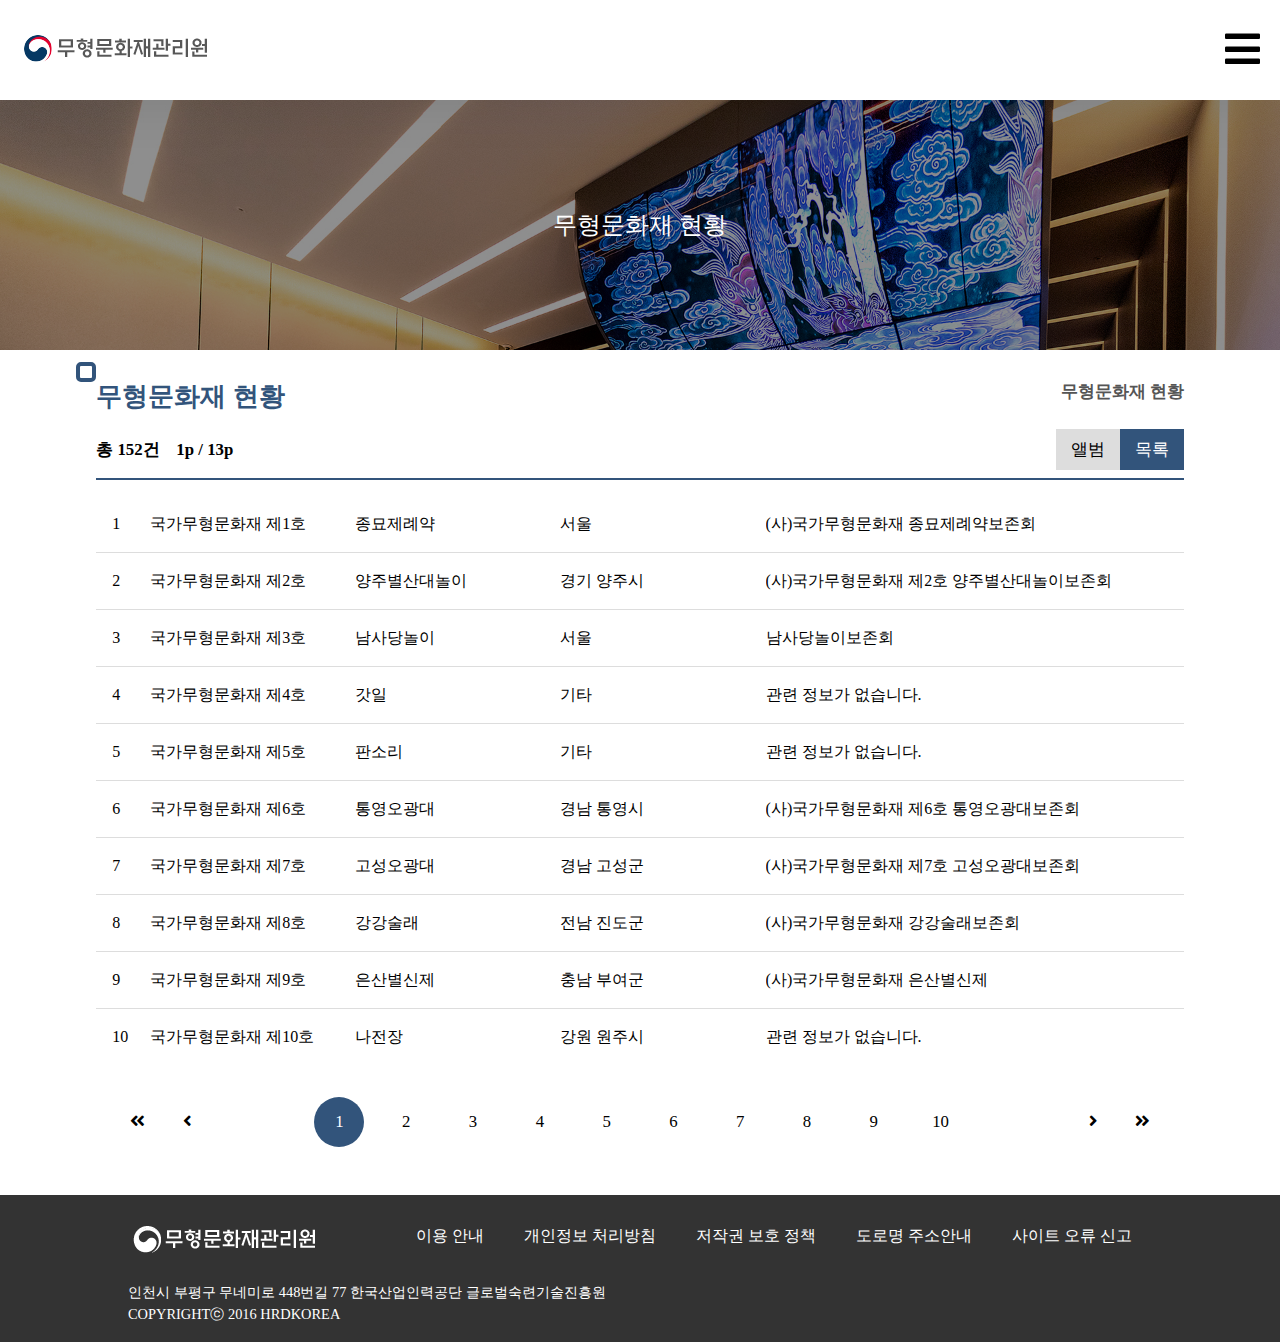
<file: sub1.html>
<!DOCTYPE html>
<html lang="ko">
<head>
    <meta charset="UTF-8">
    <meta name="viewport" content="width=device-width, initial-scale=1.0">
    <title>무형문화재관리원</title>

    <script src="resource/js/jquery-3.5.1.js"></script>
    <!-- 부트스트랩 -->
    <link rel="stylesheet" href="resource/bootstrap/css/bootstrap.min.css">
    <script src="resource/bootstrap/js/bootstrap.bundle.js"></script>
    <!-- /부트스트랩 -->

    <!-- 폰트어썸 -->
    <link rel="stylesheet" href="resource/fontawesome/css/all.css">
    <!-- /폰트어썸 -->

    <!-- 스타일 -->
    <link rel="stylesheet" href="resource/css/style.css">
    <!-- /스타일 -->

</head>
<body>
    <div id="wrap">
        <!-- 헤더 -->
        <input type="checkbox" name="menu_open" id="menu_open" hidden>
        <header class="d-flex justify-content-between align-items-center">
            <a href="index.html" id="logo"></a>
            <!-- 네비게이션 -->
            <nav>
                <ul class="d-flex m-0 p-0">
                    <li class="nav_dep1">
                        <a href="/index.html">HOME</a>
                    </li>
                    <li class="nav_dep1">
                        <a href="#">무형문화재관리원</a>
                        <ul class="nav_dep2">
                            <li><a href="#">소개</a></li>
                            <li>
                                <a href="#">일반현황</a>
                                <ul class="nav_dep3">
                                    <li><a href="#">설립목적</a></li>
                                    <li><a href="/history.html">연혁</a></li>
                                    <li><a href="#">역할</a></li>
                                </ul>
                            </li>
                            <li><a href="#">주요업무계획</a></li>
                            <li><a href="#">조직 및 구성</a></li>
                            <li><a href="/phone.html">전화번호</a></li>
                        </ul>
                    </li>
                    <li class="nav_dep1">
                        <a href="/culture.html">무형문화재 현황</a>
                        <ul class="nav_dep2">
                            <li><a href="#">전통 공연ㆍ예술</a></li>
                            <li><a href="#">전통기술</a></li>
                            <li><a href="#">전통지식</a></li>
                            <li><a href="#">구전 전통 및 표현</a></li>
                            <li><a href="#">전통 생활관습</a></li>
                            <li><a href="#">의례ㆍ의식</a></li>
                            <li><a href="#">전통 놀이ㆍ무예</a></li>
                            <li><a href="#">전체 현황</a></li>
                        </ul>
                    </li>
                    <li class="nav_dep1">
                        <a href="#">행사 안내</a>
                        <ul class="nav_dep2">
                            <li>
                                <a href="#">공연</a>
                                <ul class="nav_dep3">
                                    <li><a href="/sub2.html">월간 공연 일정</a></li>
                                    <li><a href="#">연간 공연 일정</a></li>
                                </ul>
                            </li>
                            <li>
                                <a href="#">전시</a>
                                <ul class="nav_dep3">
                                    <li><a href="#">관람 안내</a></li>
                                    <li><a href="#">전시실</a></li>
                                    <li><a href="#">디지털 체험관</a></li>
                                    <li><a href="#">기획 전시실</a></li>
                                </ul>
                            </li>
                            <li>
                                <a href="#">교육</a>
                                <ul class="nav_dep3">
                                    <li><a href="#">전문 교육</a></li>
                                    <li><a href="#">사회 교육</a></li>
                                    <li><a href="#">연간 교육일정</a></li>
                                </ul>
                            </li>
                        </ul>
                    </li>
                    <li class="nav_dep1">
                        <a href="#">전승지원</a>
                        <ul class="nav_dep2">
                            <li><a href="#">공방</a></li>
                            <li><a href="#">공예품 갤러리</a></li>
                            <li><a href="#">전수교육관 현황</a></li>
                        </ul>
                    </li>
                    <li class="nav_dep1">
                        <a href="#">공개 데이터</a>
                        <ul class="nav_dep2">
                            <li><a href="#">무형문화재 현황 조회</a></li>
                            <li><a href="#">공연 일정 조회</a></li>
                        </ul>
                    </li>
                </ul>
            </nav>
            <!-- /네비게이션 -->

            <!-- 유틸리티 -->
            <div id="util_area" class="d-flex">
                <ul class="util_menu d-flex align-items-center p-0">
                    <li><a href="#">로그인</a></li>
                    <li><a href="#">회원가입</a></li>
                    <li><a href="#">문의하기</a></li>
                </ul>
                <select id="util_language">
                    <option value="korea">한국어</option>
                    <option value="english">English</option>
                    <option value="china">中文(简体)</option>
                    <option value="japan">日本語</option>
                </select>
            </div>
            <!-- /유틸리티 -->

            <!-- 모바일 -->
            <label for="menu_open" class="main_480" id="menu_open_btn"><i class="fas fa-bars"></i></label>
            <!-- /모바일 -->
        </header>
        <!-- /헤더 -->

        <!-- 비쥬얼영역 -->
        <div id="visual">
            <div class="visual_slide"><img src="resource/image/visual1.jpg" alt="visual_img" title="visual_img"></div>
            <div id="visual_text">무형문화재 현황</div>
        </div>
        <!-- /비쥬얼영역 -->

        <!-- 콘텐츠 -->
        <div class="container">
            <div class="content_wrap" id='content_status'>
                <div class="content_title_box">
                    <h5>무형문화재 현황 <span>무형문화재 현황</span></h5>
                </div>
                <div class="content_box">
                    <div id="culture_header">
                        <div id="culture_page_info">
                            <p id="culture_all_page">총 <span>152</span>건</p>
                            <p id="culture_page"><span class="now">1</span>p / <span class="all">13</span>p</p>
                        </div>
                        <div id="culture_list_type">
                            <button class="culture_list_btn" id="album_btn">앨범</button>
                            <button class="culture_list_btn select" id="list_btn">목록</button>
                        </div>
                    </div>

                    <div id="culture_body" class="list">
                        <div class="culture_list">
                            <span class="culture_list_idx">1</span>
                            <p class="culture_list_cate">국가무형문화재 제1호</p>
                            <p class="culture_list_title">종묘제례약</p>
                            <p class="culture_list_area">서울</p>
                            <p class="culture_list_admin">(사)국가무형문화재 종묘제례약보존회</p>
                        </div>
                        <div class="culture_list">
                            <span class="culture_list_idx">2</span>
                            <p class="culture_list_cate">국가무형문화재 제2호</p>
                            <p class="culture_list_title">양주별산대놀이</p>
                            <p class="culture_list_area">경기 양주시</p>
                            <p class="culture_list_admin">(사)국가무형문화재 제2호 양주별산대놀이보존회</p>
                        </div>
                        <div class="culture_list">
                            <span class="culture_list_idx">3</span>
                            <p class="culture_list_cate">국가무형문화재 제3호</p>
                            <p class="culture_list_title">남사당놀이</p>
                            <p class="culture_list_area">서울</p>
                            <p class="culture_list_admin">남사당놀이보존회</p>
                        </div>
                        <div class="culture_list">
                            <span class="culture_list_idx">4</span>
                            <p class="culture_list_cate">국가무형문화재 제4호</p>
                            <p class="culture_list_title">갓일</p>
                            <p class="culture_list_area">기타</p>
                            <p class="culture_list_admin">관련 정보가 없습니다.</p>
                        </div>
                        <div class="culture_list">
                            <span class="culture_list_idx">5</span>
                            <p class="culture_list_cate">국가무형문화재 제5호</p>
                            <p class="culture_list_title">판소리</p>
                            <p class="culture_list_area">기타</p>
                            <p class="culture_list_admin">관련 정보가 없습니다.</p>
                        </div>
                        <div class="culture_list">
                            <span class="culture_list_idx">6</span>
                            <p class="culture_list_cate">국가무형문화재 제6호</p>
                            <p class="culture_list_title">통영오광대</p>
                            <p class="culture_list_area">경남 통영시</p>
                            <p class="culture_list_admin">(사)국가무형문화재 제6호 통영오광대보존회</p>
                        </div>
                        <div class="culture_list">
                            <span class="culture_list_idx">7</span>
                            <p class="culture_list_cate">국가무형문화재 제7호</p>
                            <p class="culture_list_title">고성오광대</p>
                            <p class="culture_list_area">경남 고성군</p>
                            <p class="culture_list_admin">(사)국가무형문화재 제7호 고성오광대보존회</p>
                        </div>
                        <div class="culture_list">
                            <span class="culture_list_idx">8</span>
                            <p class="culture_list_cate">국가무형문화재 제8호</p>
                            <p class="culture_list_title">강강술래</p>
                            <p class="culture_list_area">전남 진도군</p>
                            <p class="culture_list_admin">(사)국가무형문화재 강강술래보존회</p>
                        </div>
                        <div class="culture_list">
                            <span class="culture_list_idx">9</span>
                            <p class="culture_list_cate">국가무형문화재 제9호</p>
                            <p class="culture_list_title">은산별신제</p>
                            <p class="culture_list_area">충남 부여군</p>
                            <p class="culture_list_admin">(사)국가무형문화재 은산별신제</p>
                        </div>
                        <div class="culture_list">
                            <span class="culture_list_idx">10</span>
                            <p class="culture_list_cate">국가무형문화재 제10호</p>
                            <p class="culture_list_title">나전장</p>
                            <p class="culture_list_area">강원 원주시</p>
                            <p class="culture_list_admin">관련 정보가 없습니다.</p>
                        </div>
                    </div>

                    <div id="culture_footer">
                        <div id="culture_buttons">
                            <button class="culture_btn select">1</button>
                            <button class="culture_btn">2</button>                                
                            <button class="culture_btn">3</button>
                            <button class="culture_btn">4</button>
                            <button class="culture_btn">5</button>
                            <button class="culture_btn">6</button>
                            <button class="culture_btn">7</button>                                
                            <button class="culture_btn">8</button>
                            <button class="culture_btn">9</button>
                            <button class="culture_btn">10</button>
                        </div>
                        <div id="culture_pagination_buttons">
                            <div id="culture_page_prev">
                                <button class="culture_btn" id="culture_prev_block_btn"><i class="fas fa-angle-double-left"></i></button>
                                <button class="culture_btn" id="culture_prev_btn"><i class="fas fa-angle-left"></i></button>
                            </div>
                            <div id="culture_page_next">
                                <button class="culture_btn" id="culture_next_btn"><i class="fas fa-angle-right"></i></button>
                                <button class="culture_btn" id="culture_next_block_btn"><i class="fas fa-angle-double-right"></i></button>
                            </div>
                        </div>
                    </div>
                </div>
            </div>
        </div>
        <!-- /콘텐츠 -->

        <!-- 푸터 -->
        <footer>
            <a href="#" id="footer_logo"></a>
            <ul class="footer_menu">
                <li><a href="#">이용 안내</a></li>
                <li><a href="#">개인정보 처리방침</a></li>
                <li><a href="#">저작권 보호 정책</a></li>
                <li><a href="#">도로명 주소안내</a></li>
                <li><a href="#">사이트 오류 신고</a></li>
            </ul>
            <p id="copyright">인천시 부평구 무네미로 448번길 77 한국산업인력공단 글로벌숙련기술진흥원<br>COPYRIGHTⓒ 2016 HRDKOREA</p>
        </footer>
        <!-- /푸터 -->
    </div>
</body>
</html>
</file>
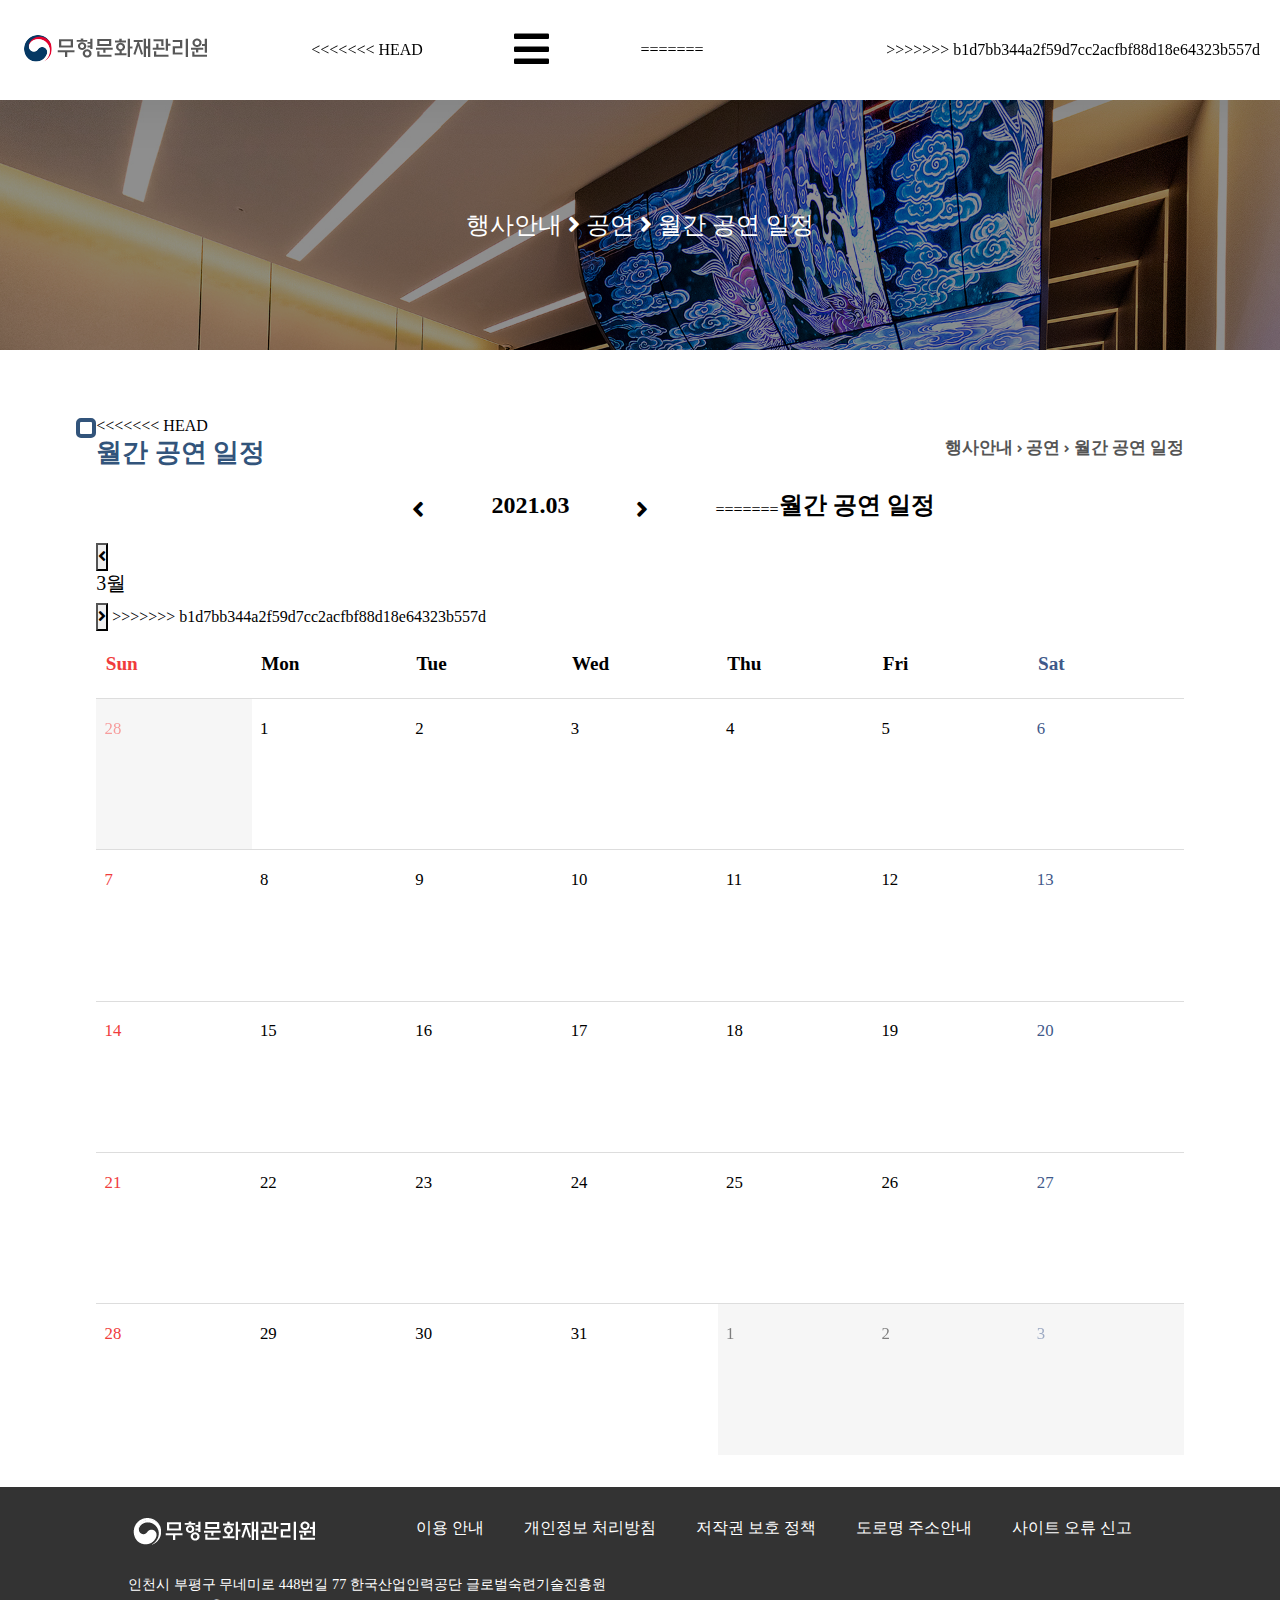
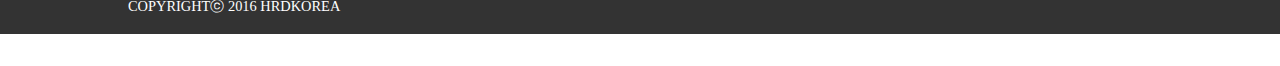
<file: sub2.html>
<!DOCTYPE html>
<html lang="ko">
<head>
    <meta charset="UTF-8">
    <meta name="viewport" content="width=device-width, initial-scale=1.0">
    <title>무형문화재관리원</title>

    <script src="resource/js/jquery-3.5.1.js"></script>
    <!-- 부트스트랩 -->
    <link rel="stylesheet" href="resource/bootstrap/css/bootstrap.min.css">
    <script src="resource/bootstrap/js/bootstrap.bundle.js"></script>
    <!-- /부트스트랩 -->

    <!-- 폰트어썸 -->
    <link rel="stylesheet" href="resource/fontawesome/css/all.css">
    <!-- /폰트어썸 -->

    <!-- 스타일 -->
    <link rel="stylesheet" href="resource/css/style.css">
    <!-- /스타일 -->

</head>
<body>
    <div id="wrap">
        <!-- 헤더 -->
        <input type="checkbox" name="menu_open" id="menu_open" hidden>
        <header class="d-flex justify-content-between align-items-center">
            <a href="index.html" id="logo"></a>
            <!-- 네비게이션 -->
            <nav>
                <ul class="d-flex m-0 p-0">
                    <li class="nav_dep1">
                        <a href="/index.html">HOME</a>
                    </li>
                    <li class="nav_dep1">
                        <a href="#">무형문화재관리원</a>
                        <ul class="nav_dep2">
                            <li><a href="#">소개</a></li>
                            <li>
                                <a href="#">일반현황</a>
                                <ul class="nav_dep3">
                                    <li><a href="#">설립목적</a></li>
                                    <li><a href="/history.html">연혁</a></li>
                                    <li><a href="#">역할</a></li>
                                </ul>
                            </li>
                            <li><a href="#">주요업무계획</a></li>
                            <li><a href="#">조직 및 구성</a></li>
                            <li><a href="/phone.html">전화번호</a></li>
                        </ul>
                    </li>
                    <li class="nav_dep1">
                        <a href="/culture.html">무형문화재 현황</a>
                        <ul class="nav_dep2">
                            <li><a href="#">전통 공연ㆍ예술</a></li>
                            <li><a href="#">전통기술</a></li>
                            <li><a href="#">전통지식</a></li>
                            <li><a href="#">구전 전통 및 표현</a></li>
                            <li><a href="#">전통 생활관습</a></li>
                            <li><a href="#">의례ㆍ의식</a></li>
                            <li><a href="#">전통 놀이ㆍ무예</a></li>
                            <li><a href="#">전체 현황</a></li>
                        </ul>
                    </li>
                    <li class="nav_dep1">
                        <a href="#">행사 안내</a>
                        <ul class="nav_dep2">
                            <li>
                                <a href="#">공연</a>
                                <ul class="nav_dep3">
                                    <li><a href="/sub2.html">월간 공연 일정</a></li>
                                    <li><a href="#">연간 공연 일정</a></li>
                                </ul>
                            </li>
                            <li>
                                <a href="#">전시</a>
                                <ul class="nav_dep3">
                                    <li><a href="#">관람 안내</a></li>
                                    <li><a href="#">전시실</a></li>
                                    <li><a href="#">디지털 체험관</a></li>
                                    <li><a href="#">기획 전시실</a></li>
                                </ul>
                            </li>
                            <li>
                                <a href="#">교육</a>
                                <ul class="nav_dep3">
                                    <li><a href="#">전문 교육</a></li>
                                    <li><a href="#">사회 교육</a></li>
                                    <li><a href="#">연간 교육일정</a></li>
                                </ul>
                            </li>
                        </ul>
                    </li>
                    <li class="nav_dep1">
                        <a href="#">전승지원</a>
                        <ul class="nav_dep2">
                            <li><a href="#">공방</a></li>
                            <li><a href="#">공예품 갤러리</a></li>
                            <li><a href="#">전수교육관 현황</a></li>
                        </ul>
                    </li>
                    <li class="nav_dep1">
                        <a href="#">공개 데이터</a>
                        <ul class="nav_dep2">
                            <li><a href="#">무형문화재 현황 조회</a></li>
                            <li><a href="#">공연 일정 조회</a></li>
                        </ul>
                    </li>
                </ul>
            </nav>
            <!-- /네비게이션 -->

            <!-- 유틸리티 -->
            <div id="util_area" class="d-flex">
                <ul class="util_menu d-flex align-items-center p-0">
                    <li><a href="#">로그인</a></li>
                    <li><a href="#">회원가입</a></li>
                    <li><a href="#">문의하기</a></li>
                </ul>
                <select id="util_language">
                    <option value="korea">한국어</option>
                    <option value="english">English</option>
                    <option value="china">中文(简体)</option>
                    <option value="japan">日本語</option>
                </select>
            </div>
            <!-- /유틸리티 -->

            <!-- 모바일 -->
<<<<<<< HEAD
            <label for="menu_open" class="main_480" id="menu_open_btn"><i class="fas fa-bars"></i></label>
=======
            <label for="menu_open" class="main_480" id="menu_open_btn"><i class="fa fa-reorder"></i></label>
>>>>>>> b1d7bb344a2f59d7cc2acfbf88d18e64323b557d
            <!-- /모바일 -->
        </header>
        <!-- /헤더 -->

        <!-- 비쥬얼영역 -->
        <div id="visual">
<<<<<<< HEAD
            <div class="visual_slide"><img src="resource/image/visual1.jpg" alt="visual_img" title="visual_img"></div>
=======
>>>>>>> b1d7bb344a2f59d7cc2acfbf88d18e64323b557d
            <div id="visual_text">행사안내 <i class="fa fa-angle-right"></i> 공연 <i class="fa fa-angle-right"></i> 월간 공연 일정</div>
        </div>
        <!-- /비쥬얼영역 -->

        <!-- 콘텐츠 -->
        <div class="content">
            <div class="container">
                <div class="content_wrap" id="month_calendar">
                    <div class="content_title_box">
<<<<<<< HEAD
                        <h5>월간 공연 일정 <span>행사안내 <i class="fa fa-angle-right"></i> 공연 <i class="fa fa-angle-right"></i> 월간 공연 일정</span></h5>
                    </div>
                    <div class="content_box">
                        <div id="month_calendar_header" class="calendar_header">
                            <button class="month_calendar_btn calendar_btn" id="calendar_before"><i class="fas fa-angle-left"></i></button>
                            <h5>2021.03</h5>
                            <button class="month_calendar_btn calendar_btn" id="calendar_next"><i class="fas fa-angle-right"></i></button>
=======
                        <h5>월간 공연 일정</h5>
                    </div>
                    <div class="content_box">
                        <div id="month_calendar_header">
                            <button class="month_calendar_btn"><i class="fa fa-angle-left"></i></button>
                            <h5>3월</h5>
                            <button class="month_calendar_btn"><i class="fa fa-angle-right"></i></button>
>>>>>>> b1d7bb344a2f59d7cc2acfbf88d18e64323b557d
                        </div>
                        <table id="month_calendar_table">
                            <thead>
                                <tr>
                                    <th>Sun</th>
                                    <th>Mon</th>
                                    <th>Tue</th>
                                    <th>Wed</th>
                                    <th>Thu</th>
                                    <th>Fri</th>
                                    <th>Sat</th>
                                </tr>
                            </thead>
                            <tbody>
                                <tr>
                                    <td class="hide"><span class="date">28</span><div class="calendar_list"></div></td>
                                    <td><span class="date">1</span><div class="calendar_list"></div></td>
                                    <td><span class="date">2</span><div class="calendar_list"></div></td>
                                    <td><span class="date">3</span><div class="calendar_list"></div></td>
                                    <td><span class="date">4</span><div class="calendar_list"></div></td>
                                    <td><span class="date">5</span><div class="calendar_list"></div></td>
                                    <td><span class="date">6</span><div class="calendar_list"></div></td>
                                </tr>
                                <tr>
                                    <td><span class="date">7</span><div class="calendar_list"></div></td>
                                    <td><span class="date">8</span><div class="calendar_list"></div></td>
                                    <td><span class="date">9</span><div class="calendar_list"></div></td>
                                    <td><span class="date">10</span><div class="calendar_list"></div></td>
                                    <td><span class="date">11</span><div class="calendar_list"></div></td>
                                    <td><span class="date">12</span><div class="calendar_list"></div></td>
                                    <td><span class="date">13</span><div class="calendar_list"></div></td>
                                </tr>
                                <tr>
                                    <td><span class="date">14</span><div class="calendar_list"></div></td>
                                    <td><span class="date">15</span><div class="calendar_list"></div></td>
                                    <td><span class="date">16</span><div class="calendar_list"></div></td>
                                    <td><span class="date">17</span><div class="calendar_list"></div></td>
                                    <td><span class="date">18</span><div class="calendar_list"></div></td>
                                    <td><span class="date">19</span><div class="calendar_list"></div></td>
                                    <td><span class="date">20</span><div class="calendar_list"></div></td>
                                </tr>
                                <tr>
                                    <td><span class="date">21</span><div class="calendar_list"></div></td>
                                    <td><span class="date">22</span><div class="calendar_list"></div></td>
                                    <td><span class="date">23</span><div class="calendar_list"></div></td>
                                    <td><span class="date">24</span><div class="calendar_list"></div></td>
                                    <td><span class="date">25</span><div class="calendar_list"></div></td>
                                    <td><span class="date">26</span><div class="calendar_list"></div></td>
                                    <td><span class="date">27</span><div class="calendar_list"></div></td>
                                </tr>
                                <tr>
                                    <td><span class="date">28</span><div class="calendar_list"></div></td>
                                    <td><span class="date">29</span><div class="calendar_list"></div></td>
                                    <td><span class="date">30</span><div class="calendar_list"></div></td>
                                    <td><span class="date">31</span><div class="calendar_list"></div></td>
                                    <td class="hide"><span class="date">1</span><div class="calendar_list"></div></td>
                                    <td class="hide"><span class="date">2</span><div class="calendar_list"></div></td>
                                    <td class="hide"><span class="date">3</span><div class="calendar_list"></div></td>
                                </tr>
                            </tbody>
                        </table>
                    </div>
                </div>
            </div>
        </div>
        <!-- /콘텐츠 -->

        <!-- 푸터 -->
        <footer>
            <a href="#" id="footer_logo"></a>
            <ul class="footer_menu">
                <li><a href="#">이용 안내</a></li>
                <li><a href="#">개인정보 처리방침</a></li>
                <li><a href="#">저작권 보호 정책</a></li>
                <li><a href="#">도로명 주소안내</a></li>
                <li><a href="#">사이트 오류 신고</a></li>
            </ul>
            <p id="copyright">인천시 부평구 무네미로 448번길 77 한국산업인력공단 글로벌숙련기술진흥원<br>COPYRIGHTⓒ 2016 HRDKOREA</p>
        </footer>
        <!-- /푸터 -->
    </div>
</body>
</html>
</file>
<file: resource/css/style.css>
@charset "UTF-8";
/* 초기화 */
*{
    margin: 0;
    padding: 0;
    color: #000;
    box-sizing: border-box;
    font-family: "나눔스퀘어";
}

a{text-decoration: none;color: #000;}
a:hover{text-decoration: none;color: inherit !important;}
ul,li{list-style: none;}
button,input{outline: none !important;}
.main_480{display: none;}
#wrap{position: relative;width: 100%;overflow: hidden;}
label{margin: 0 !important;}

/* 헤더 */
header{
    position: fixed;
    top: 0;
    left: 0;
    background-color: #fff;
    box-shadow: 0 5px 50px rgba(0,0,0,0.1);
    height: 100px;
    width: 100%;
    padding: 0 20px;
    z-index: 100;
}

#logo{
    width: 200px;
    height: 50px;
    background-image: url('../image/logo.png');
    background-repeat: no-repeat;
    background-position: 0 5px;
}

/* 네비게이션 */
header > nav{
    height: 100%;
    width: 760px;
    justify-content: space-around;
}

header > nav > ul{height: 100%;}
.nav_dep1{position: relative;}
.nav_dep1 > a{
    display: inline-block;
    margin: 0 20px;
    font-weight: bold;
    font-size: 1.1em;
    transition: .3s;
    height: 100%;
    display: flex;
    justify-content: center;
    align-items: center;
}

.nav_dep1:hover > a{color: #32547B !important;}
.nav_dep2{
    position: fixed;
    background-color: #FAFAFA;
    top:100px;
    left: 0;
    padding:0 calc(50% - 420px);
    width: 100%;
    height: 0;
    overflow: hidden;
    transition: height 0.5s;
    display: flex;
    align-items: flex-start;
    flex-wrap: wrap;
}

.nav_dep1:hover .nav_dep2{height: 340px;border-top: 1px solid #ddd;border-bottom:5px solid #32547B;}
.nav_dep2 > li{
    display: inline-block;
    margin: 20px 0;
    padding:0 20px;
    font-weight: bold;
    width: 210px;
    height: 130px;
    border-right: 1px solid #ddd;
}

.nav_dep2 > li:nth-child(4){border: none;}
.nav_dep2 > li:last-child{border: none;}
.nav_dep2 > li > a{transition: .3s;width: 100%;display: block;font-size: 1.15em;}
.nav_dep2 > li > a:hover{opacity: 0.5;}
.nav_dep3{padding-left: 0.5rem;margin-top: 0.5rem;}
.nav_dep3 > li{font-weight: normal;}
.nav_dep3 > li > a{transition: .3s;display: block;width: 100%;font-size: 0.9em;}
.nav_dep3 > li > a:hover{color: #F9CB49 !important;}

/* 유틸리티 */
.util_menu > li{padding: 0 10px;border-right: 1px solid #ddd;}
.util_menu > li > a{font-size: 0.9em;transition: .3s;}
.util_menu > li:last-child{border: none;}
.util_menu > li > a:hover{color: #000; opacity: 0.5;}

#util_language{padding: 5px;border: 1px solid #ddd;border-radius: 5px;outline: none; cursor: pointer;font-size: 0.8em;font-family: "나눔스퀘어라운드" !important;}
option{font-family: "나눔스퀘어라운드" !important;}

/* 모바일 */
#util_area{flex-direction: column; align-items: flex-end;}
#menu_open_btn{cursor: pointer;transition: .3s;}
#menu_open_btn:hover{opacity: 0.5;}
#menu_open_btn > i{font-size: 2.5em;}

@media screen and (max-width:1300px){
    .main_480{display: block;}
    header > nav{
        position: fixed;
        top: 100px;
        right: -400px;
        background-color: #FAFAFA;
        width: 400px;
        height: 100%;
        transition: .3s;
    }

    header > nav > ul{
        flex-direction: column !important;
        align-items: flex-start !important;
        justify-content: flex-start !important;
    }

    .nav_dep1{width: 50%;}
    .nav_dep1 > a{
        height: auto;
        justify-content: flex-start;
        margin: 20px 30px;
    }

    .nav_dep2{
        position: relative;
        padding: 0 20px;
        top: 10px;
        border-bottom: none !important;
        flex-wrap: nowrap;
        flex-direction: column;
    }

    .nav_dep2:hover{height: 340px;}
    .nav_dep2 > li > a{font-size:1.05em;}
    .nav_dep2 > li{
        margin: 5px 0;
        padding: 0;
        height: auto;
        border: none;
    }

    #util_area{
        position: fixed;
        bottom: 0;
        right: -400px;
        width: 400px;
        background-color: #eee;
        flex-direction: row;
        justify-content: flex-end;
        align-items: center;
        padding: 20px;
        transition: .3s;
    }

    .util_menu{margin: 0 10px;}

    #menu_open:checked ~ header nav{right: 0;}
    #menu_open:checked ~ header #util_area{right: 0;}
}

/* 슬라이드 */
@keyframes image{
    0%{opacity: 0;}
    23.80952380952381%{opacity: 0;}
    33.333333333333336%{opacity: 1;}
    57.142857142857146%{opacity: 1;}
    66.66666666666667%{opacity: 0;}
    100%{opacity: 0;}
}

@keyframes text{
    0%{opacity: 0;}
    23.80952380952381%{top: -20px;opacity: 0;}
    33.333333333333336%{top:0;opacity: 1;}
    57.142857142857146%{top:0;opacity: 1;}
    66.66666666666667%{top: 20px;opacity: 0;}
    100%{opacity: 0;}
}

/* 비쥬얼 영역 */
#visual{
    width: 100%;
    height: 250px;
    margin-top: 100px;
    position: relative;
    overflow: hidden;
}

#visual.main_page{height: 500px;}
#visual_text{
    position: absolute;
    width: 100%;
    height: 100%;
    background-color: rgba(0,0,0,0.3);
    color: #fff;
    font-size: 1.5em;
    text-align: center;
    line-height: 250px;
}

#visual_text > i{color: #fff;}
#visual > *{
    position: absolute;
    top: 0;
    left: 0;
    width: 100%;
    height: 100%;
    overflow: hidden;
}

.visual_text_box{
    margin: 100px auto;
    border: 3px solid #fff;
    width: 80%;
    height: 60%;
    max-width: 1200px;
    min-width: 400px;
    padding: 1em;
    display: flex;
    flex-direction: column;
    align-items: center;
    justify-content: center;
}

.visual_text_box p{
    margin: 0;
    font-size: 1.05em;
    color: #fff;
}
.visual_text_box > div{
    display: flex;
    justify-content: space-around;
    align-items: center;
    flex-wrap: wrap;
    width: 100%;
}

.visual_text_box > div > p{
    width: calc(100% / 4);
    min-width: 250px;
    text-align: center;
    padding: 0 1em;
}

.visual_text_box > div > p:last-child{border: none;}

.visual_title{
    font-size: 1.8em;
    color: #fff;
    text-align: center;
    margin-bottom: 1em;
    letter-spacing: 0.5em;
}

.visual_slide > img{width: 100%;min-height: 100%;}
#visual.main_page .visual_slide{animation: image 10.5s infinite;}
.visual_bc{background-color: rgba(0,0,0,0.5);z-index: 5;}
#visual.main_page .visual_slide:nth-child(1){animation-delay: -3.5s;}
#visual.main_page .visual_slide:nth-child(2){animation-delay:0;}
#visual.main_page .visual_slide:nth-child(3){animation-delay:-7s;}
.visual_text{animation: text 10.5s infinite;color: #fff;z-index: 10;}
.visual_text:nth-child(5){animation-delay:-3.5s;}
.visual_text:nth-child(6){animation-delay:0s;}
.visual_text:nth-child(7){animation-delay:-7s;}

/* 콘텐츠 */
.content{
    width: 100%;
    position: relative;
    padding: 2em 0;
}

.content_wrap{
    padding: 2em 0.7em;
    position: inherit;
}

.content_title_box{width: 100%;margin-bottom: 1em;}
.content_title_box span{font-size: 0.65em; color: #555;float: right;}
.content_title_box span > i{font-size: 0.65em; color: #555;}
.content_title_box > h5{font-size: 1.6em;font-weight: bold;position: relative;color: #32547B;}
.content_title_box > h5::before{
    content: '';
    width: 20px;
    height: 20px;
    border: 4px solid #32547B;
    border-radius: 5px;
    position: absolute;
    top: -20px;
    left: -20px;
}

.content_box{position: relative;width: 100%;}

/* 새소식 */
#main_notice_wrap{width: calc(100% - 400px); min-width: 400px;}
#main_notice_area{overflow: hidden;display: inline-block;height: 400px;}
#main_notice_nav{display: flex;height: 50px;}
#main_notice_nav > label{
    font-size: 1.05em;
    font-weight: bold;
    padding: 10px 0px;
    cursor: pointer;
    transition: .3s;
    width: calc(100% / 4);
    text-align: center;
    background-color: #ddd;
}

#main_notice_nav > label:hover{opacity: 0.5;}
#main_notice_content{
    position: relative;
    min-height: 350px;
    height: calc(100% - 50px);
    border:2px solid #ddd;
    border-top: none;
    margin-top: -2px;
}

#main_notice_content > div{
    position: absolute;
    background-color: #fff;
    width: 100%;
    height: 100%;
    transition: 0.5s;
    top: 0;
    left: 0;
    padding: 0 20px;
    opacity: 0;
    z-index: 0;
    display: flex;
    flex-direction: column;
    justify-content: center;
}

.main_notice_item{
    display: flex;
    justify-content: space-between;
    align-items: center;
    flex-wrap: wrap;
    padding: 1em;
    border-bottom: 1px solid #ddd;
    cursor: pointer;
    transition: .3s;
}

.main_notice_item:first-child{border-top-left-radius: 5px;border-top-right-radius: 5px;}
.main_notice_item:last-child{border: none;border-bottom-left-radius: 5px;border-bottom-right-radius: 5px;}
.main_notice_item:hover{background-color: #f5f5f5;}
.main_notice_title{
    margin: 0;
    font-size: 1.05em;
    font-weight: bold;
    width: 75%;
    min-width: 300px;
    text-overflow: ellipsis;
    overflow: hidden;
    white-space: nowrap;
}

.main_notice_cate{width: 15%; min-width: 75px; display: inline-block;}
.main_notice_date{font-size: 1.05em;font-weight: bold;color: #555;}
.noData{
    width: 100%;
    padding: 1em;
    font-size: 1.05em;
    text-align: center;
    background-color: #eee;
    height: 100%;
    display: flex;
    justify-content: center;
    align-items: center;
    margin: 1em 0;
}

@media screen and (max-width:990px){#main_notice_area{height: 500px;}}
input[value="notice_main"]:checked ~ #main_notice_nav > label[for="notice_main"]{background-color: #32547B;color: #fff;}
input[value="notice_board"]:checked ~ #main_notice_nav > label[for="notice_board"]{background-color: #32547B;color: #fff;}
input[value="notice_entry"]:checked ~ #main_notice_nav > label[for="notice_entry"]{background-color: #32547B;color: #fff;}
input[value="notice_info"]:checked ~ #main_notice_nav > label[for="notice_info"]{background-color: #32547B;color: #fff;}

input[value="notice_main"]:checked ~ #main_notice_content > div[data-type="main"]{opacity: 1;z-index: 10;}
input[value="notice_board"]:checked ~ #main_notice_content > div[data-type="board"]{opacity: 1;z-index: 10;}
input[value="notice_entry"]:checked ~ #main_notice_content > div[data-type="entry"]{opacity: 1;z-index: 10;}
input[value="notice_info"]:checked ~ #main_notice_content > div[data-type="info"]{opacity: 1;z-index: 10;}

/* 팝업 */
#main_popup{width: 100%;max-width: 400px;}
#main_popup > .content_box{
    margin-top: calc(30px + 1em);
    height: calc(100% - 55px);
    min-height: 350px;
    display: flex;
    justify-content: space-between;
    flex-direction: column;
}

.main_popup_img{
    width: 100%;
    transition: .3s;
    cursor: pointer;
}

.main_popup_img:hover{opacity: 0.5;}

/* 행사 */
.main_event_wrap{background-color: #F2F4FF;margin: 4em 0;}
#main_event > .content_title_box > h5{text-align: center;}
#main_event > .content_title_box > h5::before{display: none;}
#main_event > .content_box{
    display: flex;
    justify-content: center;
    flex-wrap: wrap;
}

.main_event_item{
    width: 20%;
    min-width: 250px;
    height: 350px;
    padding: 2em 0.5em;
    padding-bottom: 0;
    border: 3px solid #D7DEFF;
    margin: 10px;
    cursor: pointer;
    background-color: #fff;
    transition: 0.3s;
}

.main_event_item:hover{border-color: #32547B;}
.main_title{text-align: center;height: 10%;font-size: 1.25em;}
.main_event_body{width: 100%;padding: 0 10px;}
.main_event_img{
    width: 100px;
    height: 100px;
    border-radius: 100%;
    border:3px solid #D7DEFF;
    margin:2em auto;
    display: flex;
    justify-content: center;
    align-items: center;
    transition: 0.3s;
}

.main_event_img > i{    transition: 0.3s;font-size: 3em;color: #D7DEFF;}
.main_event_item:hover .main_event_img{border-color: #32547B;}
.main_event_item:hover .main_event_img > i {color: #32547B;}
.main_event_body > p{font-size: 1.05em;}
.main_event_btn{
    width: 100%;
    border: none;
    background-color: rgba(0, 0, 0, 0);
    font-weight: bold;
    font-size: 1.05em;
    text-align: right;
    padding: 0.5em;
    cursor: pointer;
    transition: 0.3s;
}

.main_event_btn:hover{opacity: 0.5;}

/* 유네스코 */
.unesco_item{display: flex;}
.unesco_item_title{
    transition: .3s;
    width: 150px;
    margin: 0px 1em;
    padding: 1em 0;
    font-size: 1.7em;
    font-weight: bold;
    color: #ddd;
    border-right: 2px solid #ddd;
}

.unesco_item:hover .unesco_item_title{border-color: #32547B;color: #32547B;}
.unesco_item:hover .unesco{color: #32547B;}
.unesco_item_list{
    width: calc(100% - 150px);
    margin: 30px 1em;
}

.unesco{
    display: flex;
    justify-content: space-between;
    align-items: center;
    padding: 1em 0;
    font-size: 1.2em;
    color: #ddd;
    font-weight: bold;
    border-bottom: 1px solid #ddd;
    margin-bottom: 0;
    transition: .3s;
}

.unesco:last-child{border: none;}
.unesco_body{display: flex;align-items: center;}
/* 배너 */
#main_banner{margin: 2.5em 0 2em 0;width: 100%;}
#main_banner > .content_box{
    position: relative;
    height: 50px;
    width: 100%;
    overflow: hidden;
}

.banner_img{
    width: 250px;
    height: 100%;
    position: absolute;
    display: inline-block;
    background-repeat: no-repeat;
    animation: banner 30s infinite;
}

.banner_img:nth-child(1){
    animation-delay: calc(0s);
    background-image: url('../image/banner1.png');
}
.banner_img:nth-child(2){
    animation-delay: calc(0s - 3s);
    background-image: url('../image/banner2.png');
}
.banner_img:nth-child(3){
    animation-delay: calc(0s - 6s);
    background-image: url('../image/banner3.png');
}
.banner_img:nth-child(4){
    animation-delay: calc(0s - 9s);
    background-image: url('../image/banner4.png');
}
.banner_img:nth-child(5){
    animation-delay: calc(0s - 12s);
    background-image: url('../image/banner5.png');
}
.banner_img:nth-child(6){
    animation-delay: calc(0s - 15s);
    background-image: url('../image/banner6.png');
}
.banner_img:nth-child(7){
    animation-delay: calc(0s - 18s);
    background-image: url('../image/banner7.png');
}
.banner_img:nth-child(8){
    animation-delay: calc(0s - 21s);
    background-image: url('../image/banner8.png');
}
.banner_img:nth-child(9){
    animation-delay: calc(0s - 24s);
    background-image: url('../image/banner9.png');
}
.banner_img:nth-child(10){
    animation-delay: calc(0s - 27s);
    background-image: url('../image/banner10.png');
}

@keyframes banner{
    0%{right: -250px;}
    6.666666666666667%{right: -250px;}
    10%{right: 0px;}
    16.666666666666668%{right: 0px;}
    20%{right: 250px;}
    26.666666666666668%{right: 250px;}
    30%{right: 500px;}
    36.666666666666668%{right: 500px;}
    40%{right: 750px;}
    46.666666666666668%{right: 750px;}
    50%{right: 1000px;}
    56.666666666666668%{right: 1000px;}
    60%{right: 1250px;}
    66.666666666666668%{right: 1250px;}
    70%{right: 1500px;}
    76.666666666666668%{right: 1500px;}
    80%{right: 1750px;}
    86.666666666666668%{right: 1750px;}
    90%{right: 2000px;}
    96.666666666666668%{right: 2000px;}
    100%{right: 2500px;}
}


/* 푸터 */
footer{
    width: 100%;
    background-color: #333;
    display: flex;
    justify-content: space-between;
    flex-wrap: wrap;
    padding: 0 10%;
}

footer *{color: #fff;}
#footer_logo{
    filter: brightness(400%);
    margin-top: 1em;
    background-image: url('../image/logo2.png');
    background-repeat: no-repeat;
    background-position: 0 10px;
    width: 200px;
    height: 50px;
}

.footer_menu{
    display: flex;
    flex-wrap: wrap;
    margin:0;
    margin-top: 1em;
    justify-content: space-between;
}

.footer_menu > li {padding: 0 20px;}
.footer_menu > li > a{display: block;width: 100%;transition: .3s;line-height: 50px;}
.footer_menu > li > a:hover{opacity: 0.5;}
#copyright{width: 100%;margin-top: 1.5em;font-size: 0.9em;}

/* sub1 page */
#culture_header{
    display: flex;
    justify-content: space-between;
    align-items: center;
    width: 100%;
    margin: 1em 0;
    padding-bottom: 0.5em;
    border-bottom: 2px solid #32547B;
}

#culture_page_info{
    display: flex;
    justify-content: space-between;
    align-items: center;
}

#culture_page_info > p{font-size: 1.05em; font-weight: bold;margin: 0;}
#culture_all_page{margin-right: 1em !important;}
#culture_list_type{display: flex;}
.culture_list_btn.select{color: #fff;background-color: #32547B;}
.culture_list_btn{
    border: none;
    background-color: #ddd;
    padding: 8px 15px;
    font-size: 1.05em;
    transition: 0.3s;
}

.culture_list_btn:hover{opacity: 0.5;}
#culture_body{
    display: flex;
    justify-content: space-around;
    flex-wrap: wrap;
    padding-bottom: 1em;
}

.culture_list{
    width: 100%;
    padding: 1em;
    border-bottom: 1px solid #ddd;
    transition: 0.3s;
    display: grid;
    cursor: pointer;
    grid-template-columns: auto 2fr 2fr 2fr 4fr;
}

.culture_list:first-child{border-top-left-radius: 5px;border-top-right-radius: 5px;}
.culture_list:last-child{border: none;border-bottom-left-radius: 5px;border-bottom-right-radius: 5px;}
.culture_list:hover{background-color: #eee;}
.culture_list > p{margin: 0 0.5em;overflow: hidden;text-overflow: ellipsis;white-space: nowrap;}
.culture_list_idx{width: 30px;}
.culture_item{
    width: calc(90% / 4);
    min-width: 250px;
    padding: 1em;
    margin: 10px;
    border: 3px solid #D7DEFF;
    display: flex;
    flex-direction: column;
    align-items: center;
    justify-content: center;
    cursor: pointer;
    transition: .3s;
}

.culture_item:hover{border-color: #32547B;}
.culture_item_img{
    width: 200px;
    height: 200px;
    background-color: #ddd;
    overflow: hidden;
    text-align: center;
    line-height: 200px;
    font-size: 1.05em;
    font-weight: bold;
}

.culture_item_img > img{width: 100%;min-height: 100%;}

.culture_item_title{
    margin-top: 0.5em;
    margin-bottom: 0;
    font-size: 1.15em;
}

#culture_footer{
    width: 100%;
    margin: 1em 0;
    display: flex;
    align-items: center;
    justify-content: center;
    flex-wrap: wrap;
    position: relative;
}

.culture_btn{
    border: none;
    background-color: rgba(0, 0, 0, 0);
    width: 50px;
    height: 50px;
    display: flex;
    justify-content: center;
    align-items: center;
    transition: .3s;
    border-radius: 100%;
    font-size: 1.05em;
}

#culture_buttons{
    display: flex;
    justify-content: center;
    align-items: center;
    flex-wrap: wrap;
    margin: 0 1em;
    z-index: 10;
    position: relative;
}

#culture_pagination_buttons .culture_btn{margin: 0;}
#culture_pagination_buttons .culture_btn:hover{background-color: #D7DEFF;}
#culture_buttons > .culture_btn{margin:0 0.5em;}
#culture_buttons > .culture_btn:hover{background-color: #eee;}
#culture_buttons > .culture_btn.select{background-color: #32547B;color: #fff;}
#culture_pagination_buttons{
    width: 100%;
    position: absolute;
    bottom: 0em;
    left: 0;
    display: flex;
    justify-content: space-between;
    align-items: center;
    z-index: 5;
    padding: 0 1em;
}

#culture_pagination_buttons > div{display: flex;justify-content: center;align-items: center;}
@media screen and (max-width:780px){#culture_pagination_buttons{bottom: -3em;}}

/* sub2 page */
.calendar_header{
    width: 100%;
    display: flex;
    justify-content: center;
    align-items: center;
    padding-bottom: 0.5em;
    position: relative;
}

.calendar_btn{
    border: none;
    width: 50px;
    height: 50px;
    border-radius: 100%;
    background-color: rgba(0,0,0,0);
    font-weight: bold;
    font-size: 1.5em;
    margin: 0 2em;
    transition: .3s;
}

.calendar_btn > i {pointer-events: none;}
.calendar_btn:hover{background-color: #EBEFFF;}
.calendar_header > h5{font-size: 1.5em;font-weight: bold;}
#month_calendar_table{width: 100%;}
#month_calendar_table tr > *{
    padding-top: 1em;
    width: calc(100% / 7);
    cursor: pointer;
    transition: .3s;
}

#month_calendar_table tr > *:first-child,#month_calendar_table tr > *:first-child .date{color: #F03C3C;}
#month_calendar_table tr > *:last-child,#month_calendar_table tr > *:last-child .date{color: #3F598A;}
#month_calendar_table th{font-size: 1.2em;padding-bottom: 1em;padding-left: 0.5em;}
#month_calendar_table td{font-size: 1.05em;border-top: 1px solid #ddd;}
#month_calendar_table td .date{width: 100%;margin-bottom: 0.5em;display: block;padding-left: 0.5em;}
#month_calendar_table td.hide{opacity: 0.5;background-color: #eee;}
#month_calendar_table td:hover{border-color: #32547B;}
.calendar_list{
    width: 100%;
    height: 100px;
    overflow: auto;
}

.calendar_list::-webkit-scrollbar{display: none;}
.calendar_item{
    background-color: #32547B;
    padding: 0.5em;
    width: 100%;
    font-size: 0.79em;
    display: flex;
    justify-content: space-between;
    align-items: center;
    cursor: pointer;
    transition: .3s;
}

.calendar_item > .showName{width: 50%;overflow: hidden;text-overflow: ellipsis;white-space: nowrap;}
.calendar_item > span{color: #fff;}
.calendar_item:hover{opacity: 0.5;}

/* B */
/* history */
#history_header{
    width: 100%;
    display: flex;
    flex-direction: column;
    align-items: flex-end;
    justify-content: center;
}

#history_add_btn{
    border: 2px solid #3F598A;
    color: #3F598A;
    padding: 8px 20px;
    background-color: rgba(0, 0, 0, 0);
    font-size: 1.05em;
    margin: 0.5em 0;
}

#history_nav{
    width: 100%;
    display: flex;
    justify-content: center;
    align-items: center;
}

.history_nav_item{
    width: calc(100% / 5);
    padding: 10px;
    text-align: center;
    background-color: #ddd;
    font-size: 1.2em;
    cursor: pointer;
    transition: 0.3s;
}

.history_nav_item.select{color: #fff; background-color: #32547B;}
.history_nav_item:hover{opacity: 0.5;}
#history_area{display: flex;}
#history_title{
    width: 150px;
    margin: 30px 1em;
    padding: 1em 0;
    font-size: 1.7em;
    font-weight: bold;
    color: #32547B;
    border-right: 2px solid #32547B;
}

#history_list{
    width: calc(100% - 150px);
    margin: 30px 1em;
}

.history_item{
    display: flex;
    justify-content: space-between;
    align-items: center;
    padding: 1em;
    border-bottom: 1px solid #ddd;
}

.history_item:last-child{border: none;}
.history_item_body{display: flex;align-items: center;}
.history_item_since{
    font-size: 1.15em;
    font-weight: bold;
    color: #596B8D;
}

.history_item_content{
    margin-left: 1em;
    margin-bottom: 0;
    font-size: 1.1em;
}

.history_btn{
    border: 2px solid #6380E1;
    color: #6380E1;
    padding: 8px 20px;
    background-color: rgba(0, 0, 0, 0);
    font-size: 0.95em;
    transition: .3s;
}

.history_btn:hover{opacity: 0.5;}
.history_del_btn{border-color: #FF6E6E;color: #FF6E6E;}
#history label{font-size: 1.05em;}
#history .form-group{margin: 0.7em 0;}
#history label span{color: #F03C3C;margin-right: 0.2em;font-weight: bold;}
#history .form-control{font-size: 1.05em;}
.noData{width: 100%;padding: 1em; font-size: 1.05em;font-weight: bold;text-align: center;background-color: #eee;height: 100%;display: flex;justify-content: center;align-items: center;}

/* 모달 */
.modal-footer,.modal-header{border: 0;}
.modal-body{padding-top: 0;}
.modal-content{border: none;border-radius: 0;border-top: 10px solid #32547B;}
.modal_btn{
    padding: 8px 30px;
    border: 2px solid #555;
    color: #555;
    background-color: rgba(0, 0, 0, 0);
    font-size: 0.95em;
    transition: .3s;
}

.modal_btn:hover{opacity: 0.5;}
.modal_btn.blue{color: #32547B;border-color: #32547B;}
.modal_btn.red{color: #F34E4E;border-color: #F34E4E;}

/* 전화번호 */
#phone_header{
    width: 100%;
    display: flex;
    justify-content: center;
    align-items: center;
    margin: 1em 0;
}

.phone_item{
    padding:10px 10.8px;
    background-color: #ddd;
    font-size: 1.15em;
    font-weight: bold;
    text-align: center;
    cursor: pointer;
    transition: .3s;
}

.phone_item.select{background-color: #32547B;color: #fff;}
.phone_item:hover{opacity: 0.5;}
.phone_list_item{width: 100%;margin: 2em 0;}
.phone_list_title{
    width: 100%;
    padding-bottom: 0.5em;
    margin-bottom: 0.5em;
    border-bottom: 2px solid #32547B;
}

.phone_list_title > h5{font-size: 1.3em;}
.phone_list_body{
    display: flex;
    flex-wrap: wrap;
    padding: 0.5em 0;
    margin: 0.5em 0;
}

.phone_list_body_item{
    padding: 0.8em;
    border: 2px solid #ddd;
    margin:0.7em;
    cursor: pointer;
    transition: .3s;
}

.phone_list_body_item:hover{border-color: #32547B;}
.phone_list_body_item > span{font-size: 1.05em;}
.phone_list_body_item > .phone_number{
    margin-left: 1em;
    padding-left: 1em;
    border-left: 1px solid #ddd;
    border-color: inherit;
}
</file>
